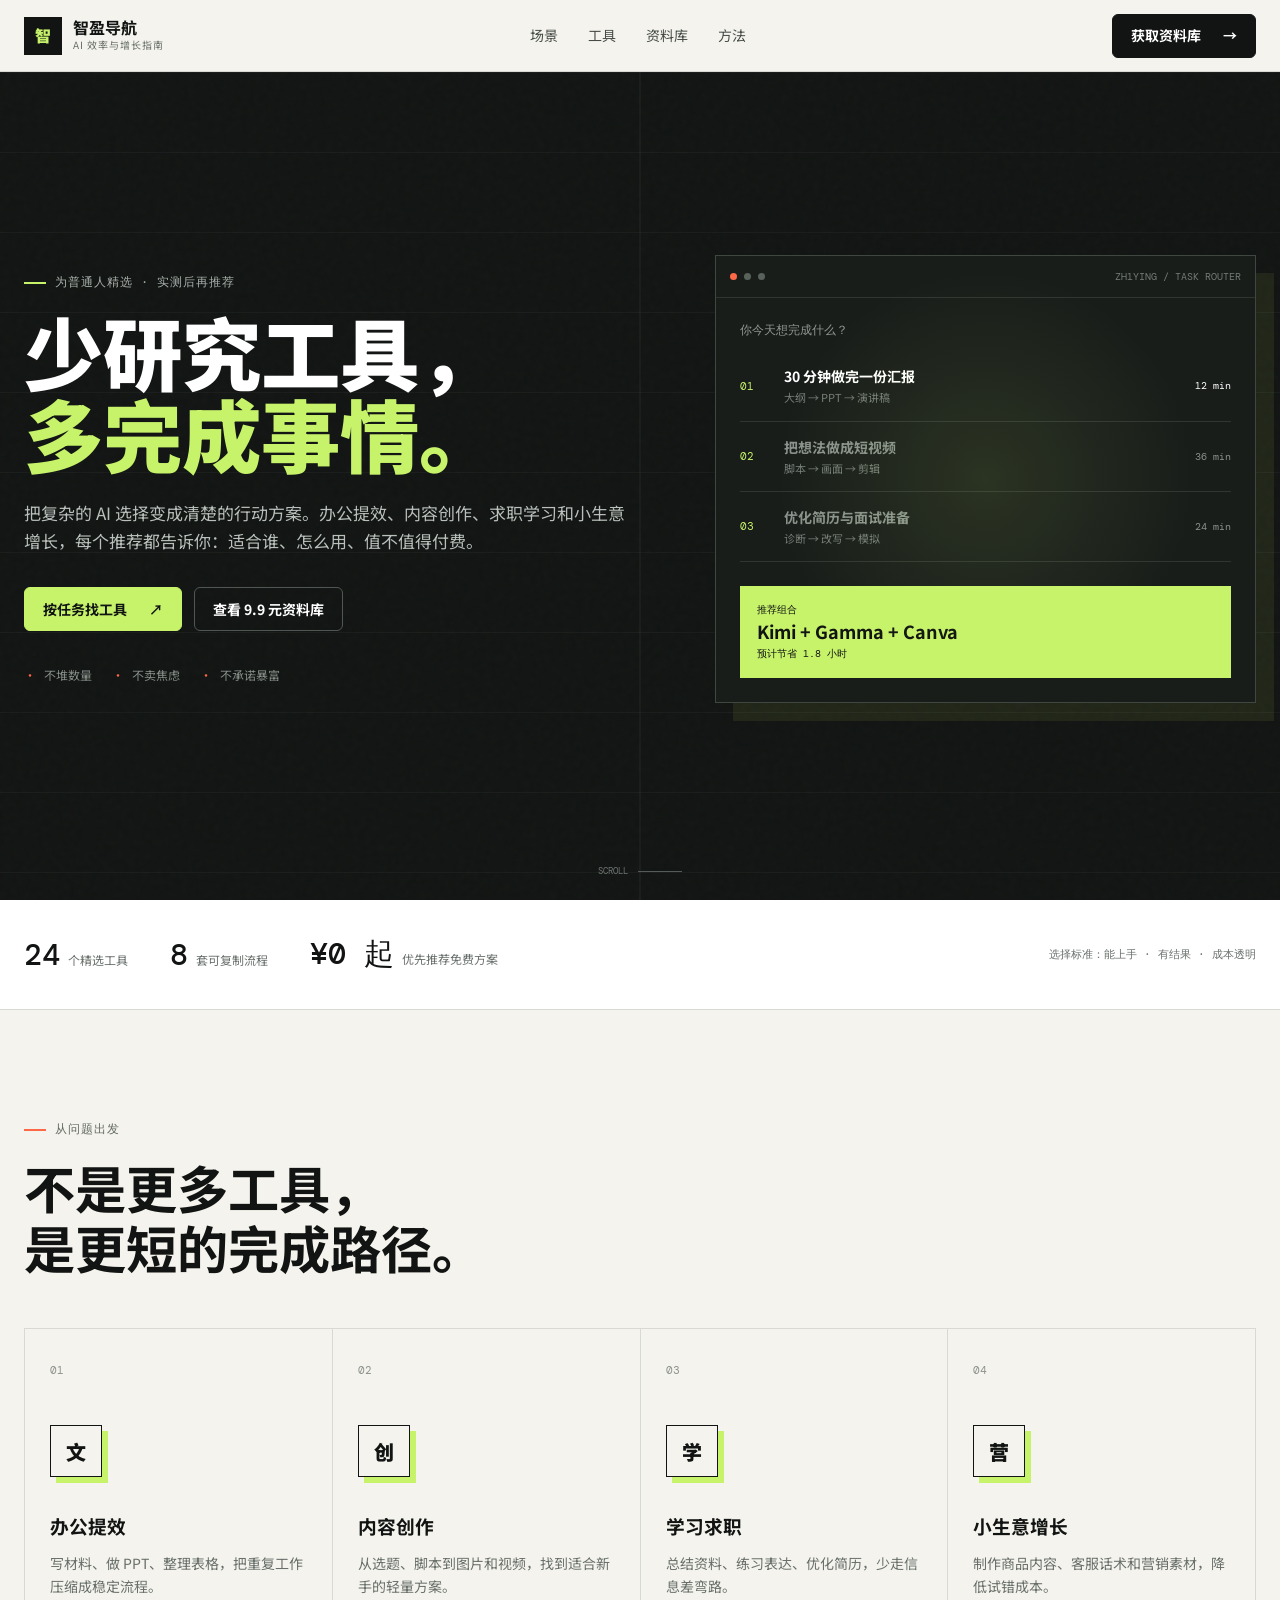
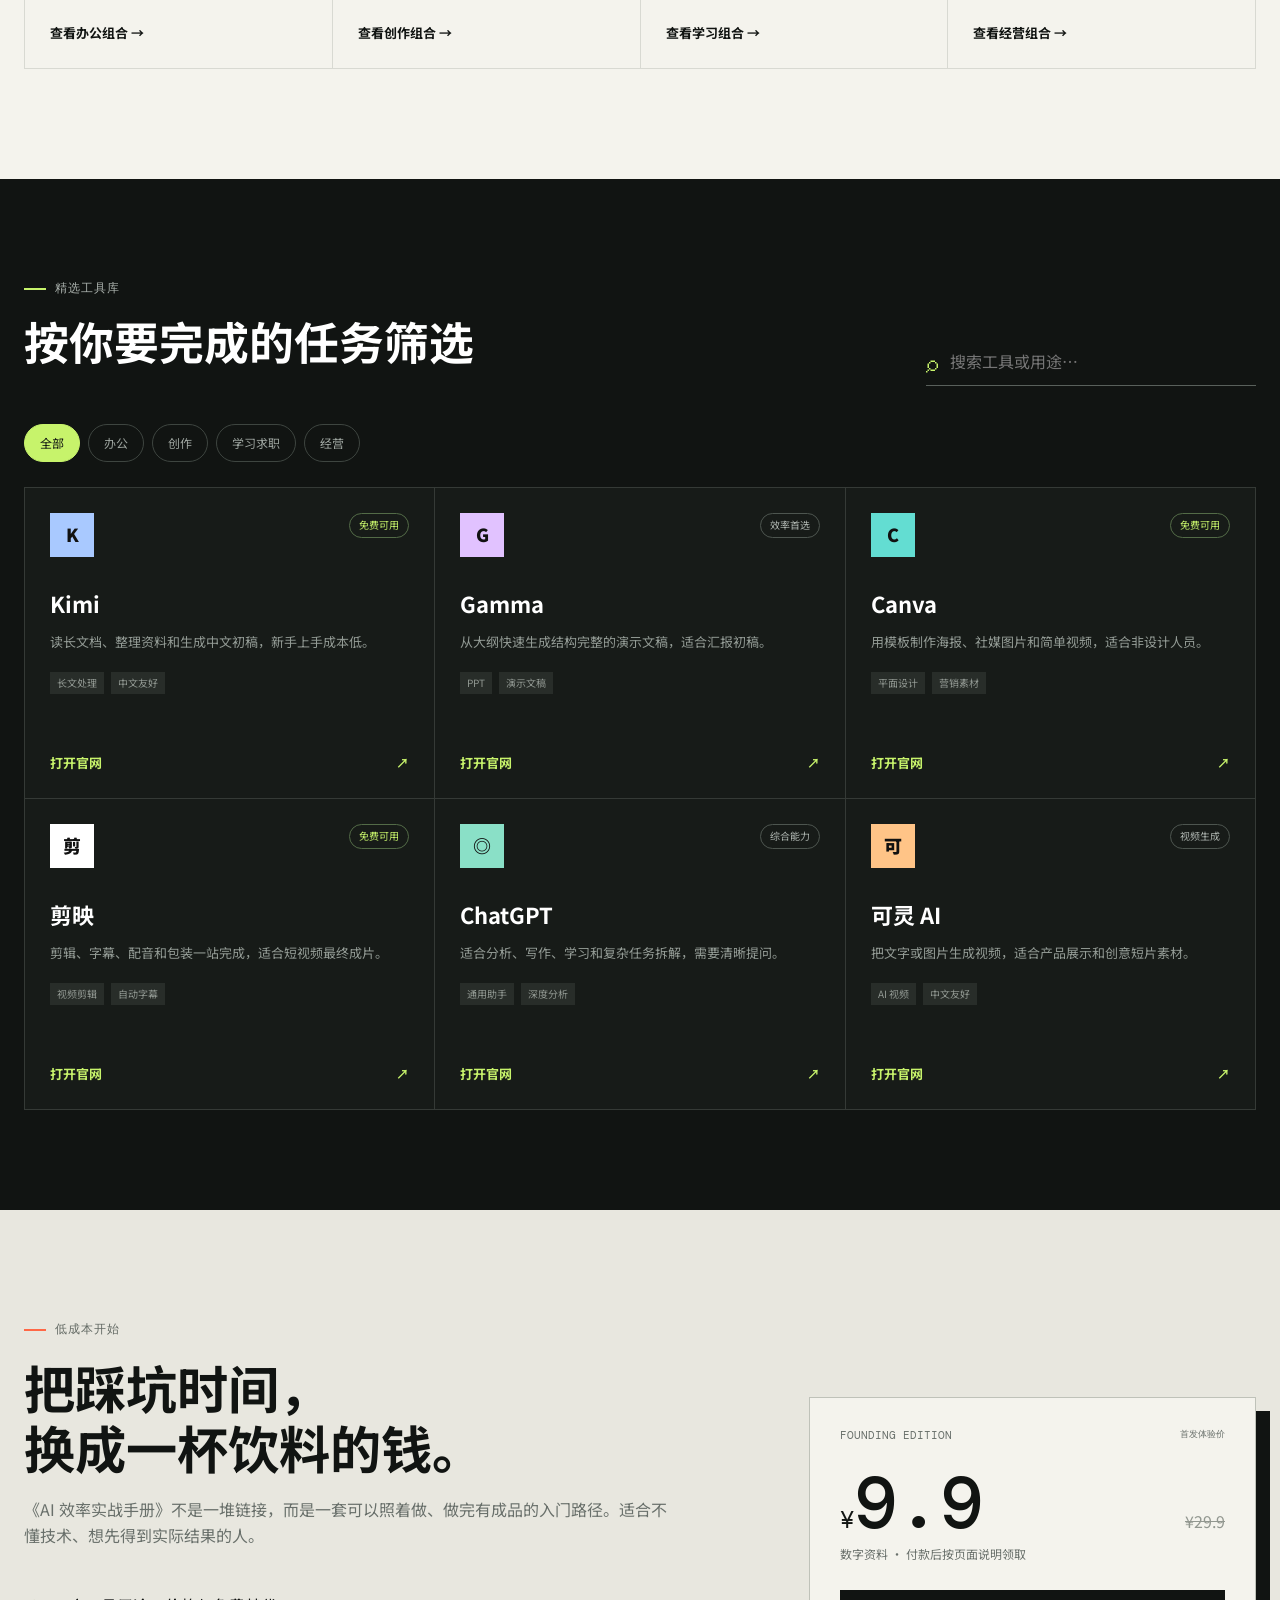
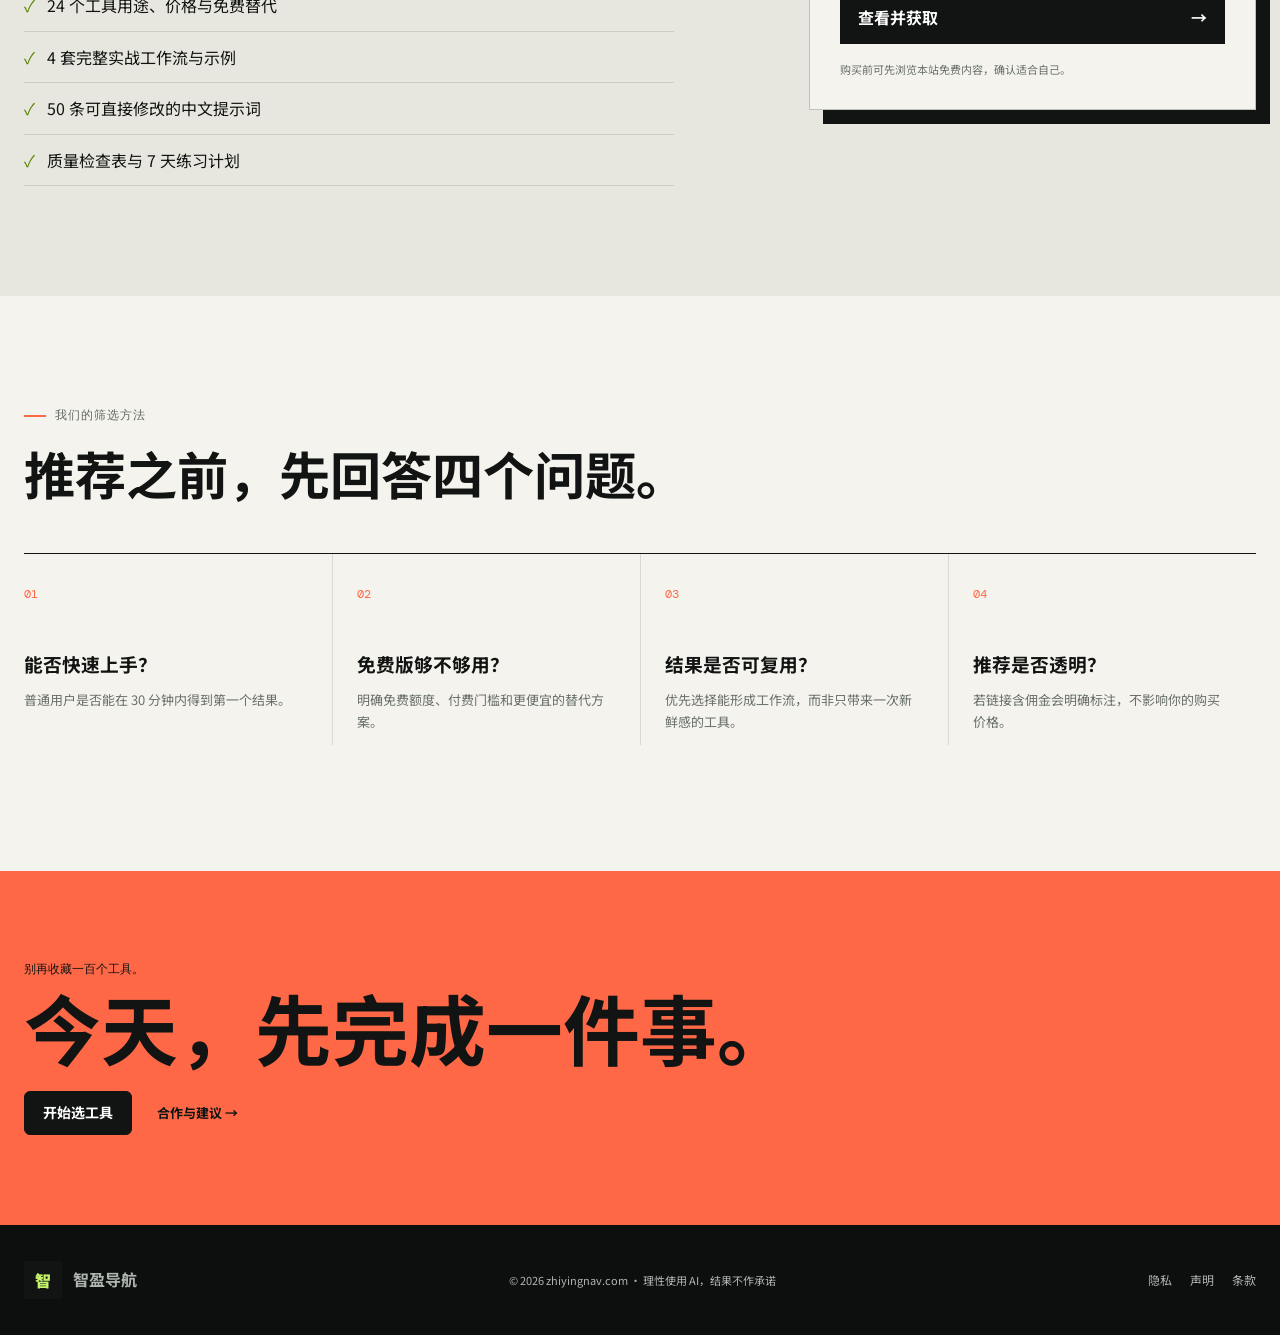
<file: index.html>
<!doctype html>
<html lang="zh-CN">
<head>
  <meta charset="utf-8">
  <meta name="viewport" content="width=device-width, initial-scale=1">
  <title>智盈导航 | 把 AI 变成真正的生产力</title>
  <meta name="description" content="为普通人筛选真正好用的 AI 与办公工具，提供实测推荐、可复制工作流和低成本数字资料。">
  <meta name="theme-color" content="#111412">
  <link rel="canonical" href="https://zhiyingnav.com/">
  <link rel="icon" href="./favicon.svg" type="image/svg+xml">
  <link rel="stylesheet" href="./home.css">
  <link rel="stylesheet" href="./mobile-fixes.css">
</head>
<body>
  <header class="site-header">
    <a class="brand" href="#top" aria-label="智盈导航首页"><span class="brand-mark">智</span><span><strong>智盈导航</strong><small>AI 效率与增长指南</small></span></a>
    <nav class="nav-links" aria-label="主导航"><a href="#solutions">场景</a><a href="#tools">工具</a><a href="#product">资料库</a><a href="#method">方法</a></nav>
    <a class="header-action" href="./checkout.html">获取资料库 <span>→</span></a>
  </header>

  <main id="top">
    <section class="hero">
      <div class="hero-noise"></div>
      <div class="hero-copy reveal">
        <p class="eyebrow"><span></span>为普通人精选 · 实测后再推荐</p>
        <h1>少研究工具，<br><em>多完成事情。</em></h1>
        <p class="hero-text">把复杂的 AI 选择变成清楚的行动方案。办公提效、内容创作、求职学习和小生意增长，每个推荐都告诉你：适合谁、怎么用、值不值得付费。</p>
        <div class="hero-actions"><a class="button primary" href="#tools">按任务找工具 <span>↗</span></a><a class="button ghost" href="#product">查看 9.9 元资料库</a></div>
        <div class="trust-line"><span>不堆数量</span><span>不卖焦虑</span><span>不承诺暴富</span></div>
      </div>
      <div class="hero-console reveal" aria-label="AI 工具选择器预览">
        <div class="console-bar"><span></span><span></span><span></span><small>ZH1YING / TASK ROUTER</small></div>
        <div class="console-body">
          <p class="console-label">你今天想完成什么？</p>
          <div class="task active"><b>01</b><span><strong>30 分钟做完一份汇报</strong><small>大纲 → PPT → 演讲稿</small></span><i>12 min</i></div>
          <div class="task"><b>02</b><span><strong>把想法做成短视频</strong><small>脚本 → 画面 → 剪辑</small></span><i>36 min</i></div>
          <div class="task"><b>03</b><span><strong>优化简历与面试准备</strong><small>诊断 → 改写 → 模拟</small></span><i>24 min</i></div>
          <div class="route"><span>推荐组合</span><strong>Kimi + Gamma + Canva</strong><small>预计节省 1.8 小时</small></div>
        </div>
      </div>
      <div class="scroll-cue">SCROLL <span></span></div>
    </section>

    <section class="signal-strip" aria-label="网站数据"><div><strong data-count="24">0</strong><span>个精选工具</span></div><div><strong data-count="8">0</strong><span>套可复制流程</span></div><div><strong>¥0 起</strong><span>优先推荐免费方案</span></div><p>选择标准：能上手 · 有结果 · 成本透明</p></section>

    <section class="solutions" id="solutions">
      <div class="section-heading reveal"><p class="eyebrow"><span></span>从问题出发</p><h2>不是更多工具，<br>是更短的完成路径。</h2></div>
      <div class="solution-grid">
        <article class="solution-card reveal"><span class="index">01</span><div class="solution-icon">文</div><h3>办公提效</h3><p>写材料、做 PPT、整理表格，把重复工作压缩成稳定流程。</p><a href="#tools" data-set-filter="office">查看办公组合 →</a></article>
        <article class="solution-card reveal"><span class="index">02</span><div class="solution-icon">创</div><h3>内容创作</h3><p>从选题、脚本到图片和视频，找到适合新手的轻量方案。</p><a href="#tools" data-set-filter="content">查看创作组合 →</a></article>
        <article class="solution-card reveal"><span class="index">03</span><div class="solution-icon">学</div><h3>学习求职</h3><p>总结资料、练习表达、优化简历，少走信息差弯路。</p><a href="#tools" data-set-filter="study">查看学习组合 →</a></article>
        <article class="solution-card reveal"><span class="index">04</span><div class="solution-icon">营</div><h3>小生意增长</h3><p>制作商品内容、客服话术和营销素材，降低试错成本。</p><a href="#tools" data-set-filter="business">查看经营组合 →</a></article>
      </div>
    </section>

    <section class="finder" id="tools">
      <div class="finder-head reveal"><div><p class="eyebrow light"><span></span>精选工具库</p><h2>按你要完成的任务筛选</h2></div><label class="search-box"><span>⌕</span><input id="toolSearch" type="search" placeholder="搜索工具或用途…" aria-label="搜索工具"></label></div>
      <div class="chips reveal" aria-label="工具分类"><button class="chip active" data-filter="all">全部</button><button class="chip" data-filter="office">办公</button><button class="chip" data-filter="content">创作</button><button class="chip" data-filter="study">学习求职</button><button class="chip" data-filter="business">经营</button></div>
      <div class="tool-grid" id="toolGrid">
        <article class="tool-card reveal" data-category="office study" data-keywords="kimi 长文 总结 文档 写作"><div class="tool-top"><span class="tool-logo kimi">K</span><span class="tag free">免费可用</span></div><h3>Kimi</h3><p>读长文档、整理资料和生成中文初稿，新手上手成本低。</p><div class="tool-meta"><span>长文处理</span><span>中文友好</span></div><a href="https://www.kimi.com/" target="_blank" rel="noreferrer">打开官网 <span>↗</span></a></article>
        <article class="tool-card reveal" data-category="office business" data-keywords="gamma ppt 演示 汇报"><div class="tool-top"><span class="tool-logo gamma">G</span><span class="tag">效率首选</span></div><h3>Gamma</h3><p>从大纲快速生成结构完整的演示文稿，适合汇报初稿。</p><div class="tool-meta"><span>PPT</span><span>演示文稿</span></div><a href="https://gamma.app/" target="_blank" rel="noreferrer">打开官网 <span>↗</span></a></article>
        <article class="tool-card reveal" data-category="content business" data-keywords="canva 图片 海报 设计 营销"><div class="tool-top"><span class="tool-logo canva">C</span><span class="tag free">免费可用</span></div><h3>Canva</h3><p>用模板制作海报、社媒图片和简单视频，适合非设计人员。</p><div class="tool-meta"><span>平面设计</span><span>营销素材</span></div><a href="https://www.canva.cn/" target="_blank" rel="noreferrer">打开官网 <span>↗</span></a></article>
        <article class="tool-card reveal" data-category="content business" data-keywords="剪映 视频 字幕 剪辑 口播"><div class="tool-top"><span class="tool-logo capcut">剪</span><span class="tag free">免费可用</span></div><h3>剪映</h3><p>剪辑、字幕、配音和包装一站完成，适合短视频最终成片。</p><div class="tool-meta"><span>视频剪辑</span><span>自动字幕</span></div><a href="https://www.capcut.cn/" target="_blank" rel="noreferrer">打开官网 <span>↗</span></a></article>
        <article class="tool-card reveal" data-category="office study content" data-keywords="chatgpt 写作 分析 编程 学习"><div class="tool-top"><span class="tool-logo chatgpt">◎</span><span class="tag">综合能力</span></div><h3>ChatGPT</h3><p>适合分析、写作、学习和复杂任务拆解，需要清晰提问。</p><div class="tool-meta"><span>通用助手</span><span>深度分析</span></div><a href="https://chatgpt.com/" target="_blank" rel="noreferrer">打开官网 <span>↗</span></a></article>
        <article class="tool-card reveal" data-category="content business" data-keywords="可灵 视频 图生视频 营销"><div class="tool-top"><span class="tool-logo kling">可</span><span class="tag">视频生成</span></div><h3>可灵 AI</h3><p>把文字或图片生成视频，适合产品展示和创意短片素材。</p><div class="tool-meta"><span>AI 视频</span><span>中文友好</span></div><a href="https://klingai.kuaishou.com/" target="_blank" rel="noreferrer">打开官网 <span>↗</span></a></article>
      </div>
      <p id="emptyState" class="empty-state" hidden>没有匹配结果，试试“写作”“视频”或切换分类。</p>
    </section>

    <section class="product" id="product">
      <div class="product-copy reveal"><p class="eyebrow"><span></span>低成本开始</p><h2>把踩坑时间，<br>换成一杯饮料的钱。</h2><p>《AI 效率实战手册》不是一堆链接，而是一套可以照着做、做完有成品的入门路径。适合不懂技术、想先得到实际结果的人。</p><ul><li><span>✓</span>24 个工具用途、价格与免费替代</li><li><span>✓</span>4 套完整实战工作流与示例</li><li><span>✓</span>50 条可直接修改的中文提示词</li><li><span>✓</span>质量检查表与 7 天练习计划</li></ul></div>
      <div class="price-panel reveal"><div class="price-head"><span>FOUNDING EDITION</span><small>首发体验价</small></div><div class="price"><sup>¥</sup><strong>9.9</strong><del>¥29.9</del></div><p>数字资料 · 付款后按页面说明领取</p><a class="buy-button" href="./checkout.html">查看并获取 <span>→</span></a><small class="honest-note">购买前可先浏览本站免费内容，确认适合自己。</small></div>
    </section>

    <section class="method" id="method"><div class="section-heading reveal"><p class="eyebrow"><span></span>我们的筛选方法</p><h2>推荐之前，先回答四个问题。</h2></div><ol class="method-list"><li class="reveal"><span>01</span><h3>能否快速上手？</h3><p>普通用户是否能在 30 分钟内得到第一个结果。</p></li><li class="reveal"><span>02</span><h3>免费版够不够用？</h3><p>明确免费额度、付费门槛和更便宜的替代方案。</p></li><li class="reveal"><span>03</span><h3>结果是否可复用？</h3><p>优先选择能形成工作流，而非只带来一次新鲜感的工具。</p></li><li class="reveal"><span>04</span><h3>推荐是否透明？</h3><p>若链接含佣金会明确标注，不影响你的购买价格。</p></li></ol></section>

    <section class="final-cta reveal"><p>别再收藏一百个工具。</p><h2>今天，先完成一件事。</h2><div><a class="button primary" href="#tools">开始选工具</a><a href="mailto:hello@zhiyingnav.com">合作与建议 →</a></div></section>
  </main>
  <footer class="site-footer"><a class="brand" href="#top"><span class="brand-mark">智</span><strong>智盈导航</strong></a><p>© 2026 zhiyingnav.com · 理性使用 AI，结果不作承诺</p><nav><a href="./privacy.html">隐私</a><a href="./disclaimer.html">声明</a><a href="./terms.html">条款</a></nav></footer>
  <script src="./home.js"></script>
</body>
</html>
</file>
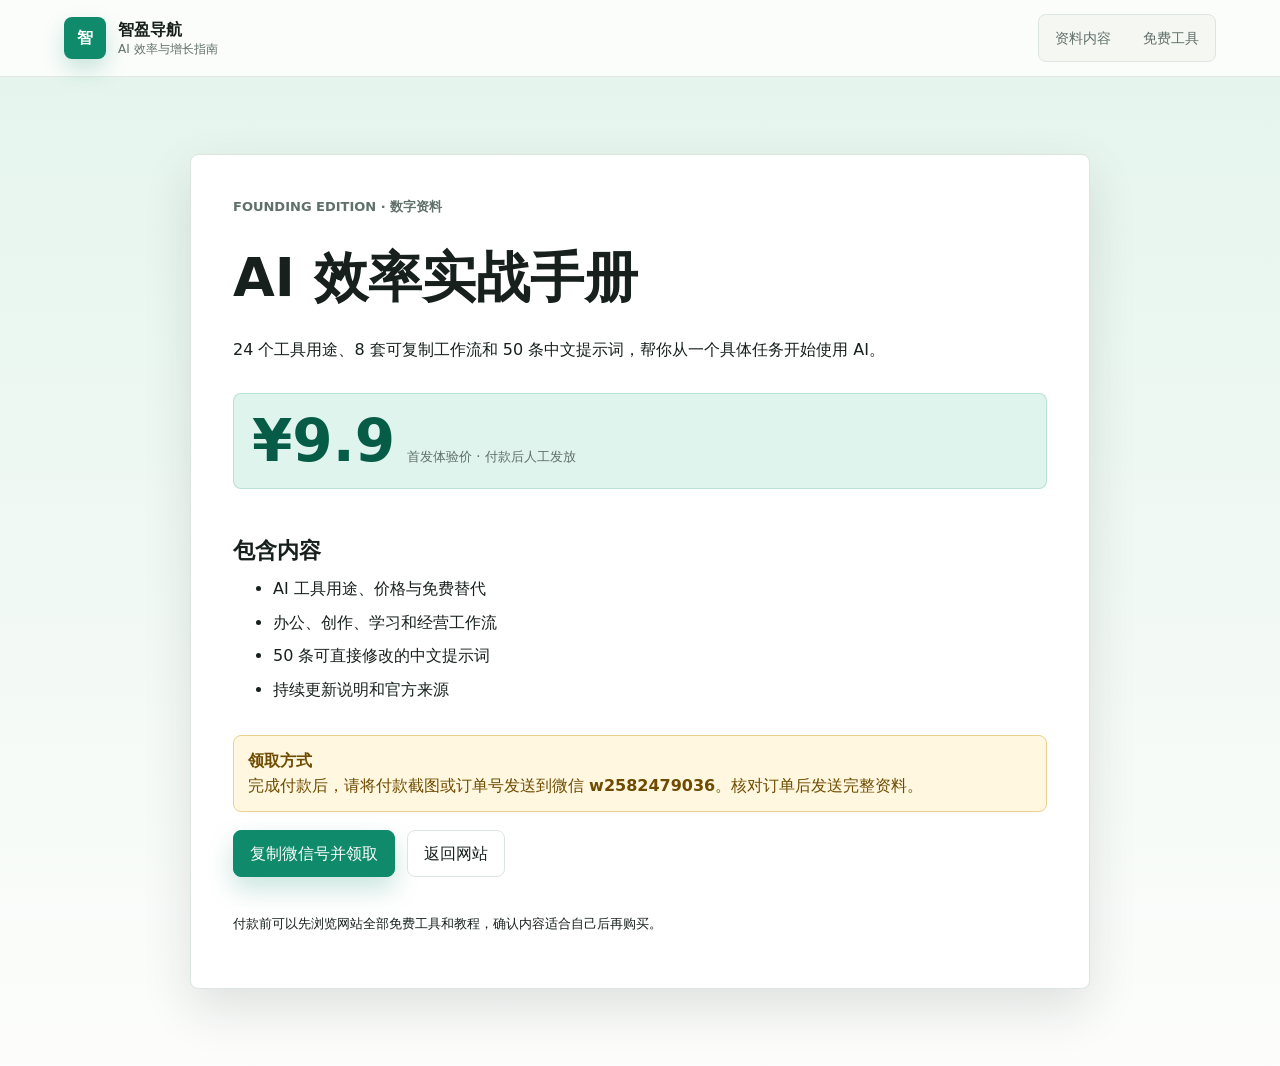
<file: checkout.html>
<!doctype html>
<html lang="zh-CN">
<head>
  <meta charset="utf-8">
  <meta name="viewport" content="width=device-width, initial-scale=1">
  <title>获取 AI 效率资料库 | 智盈导航</title>
  <meta name="robots" content="noindex, nofollow">
  <link rel="icon" href="./favicon.svg" type="image/svg+xml">
  <link rel="stylesheet" href="./styles.css">
</head>
<body>
  <header class="topbar simple-topbar"><a class="brand" href="./index.html" aria-label="返回首页"><span class="brand-mark">智</span><span><strong>智盈导航</strong><small>AI 效率与增长指南</small></span></a><nav class="nav" aria-label="购买页导航"><a href="./index.html#product">资料内容</a><a href="./index.html#tools">免费工具</a></nav></header>
  <main class="legal-page checkout-page"><article class="legal-card checkout-card">
    <p class="eyebrow">FOUNDING EDITION · 数字资料</p>
    <h1>AI 效率实战手册</h1>
    <p class="detail-summary">24 个工具用途、8 套可复制工作流和 50 条中文提示词，帮你从一个具体任务开始使用 AI。</p>
    <div class="checkout-price"><span>¥9.9</span><small>首发体验价 · 付款后人工发放</small></div>
    <div class="checkout-included"><h2>包含内容</h2><ul><li>AI 工具用途、价格与免费替代</li><li>办公、创作、学习和经营工作流</li><li>50 条可直接修改的中文提示词</li><li>持续更新说明和官方来源</li></ul></div>
    <div class="detail-warning"><strong>领取方式</strong><br>完成付款后，请将付款截图或订单号发送到微信 <strong>w2582479036</strong>。核对订单后发送完整资料。</div>
    <div class="checkout-actions"><button class="primary-action" type="button" data-copy-wechat>复制微信号并领取</button><a class="secondary-action" href="./index.html">返回网站</a></div>
    <p id="copyNotice" class="detail-summary" hidden style="margin-top:14px;font-size:.86rem">微信号：w2582479036。请打开微信搜索该微信号，发送付款截图或订单号。</p>
    <p class="detail-summary" style="margin-top:18px;font-size:.82rem">付款前可以先浏览网站全部免费工具和教程，确认内容适合自己后再购买。</p>
  </article></main>
  <script>
    const copyButton = document.querySelector('[data-copy-wechat]');
    const copyNotice = document.querySelector('#copyNotice');
    copyButton?.addEventListener('click', async () => {
      try { await navigator.clipboard.writeText('w2582479036'); } catch {}
      copyNotice.hidden = false;
      copyButton.textContent = '微信号已复制';
    });
  </script>
</body>
</html>
</file>
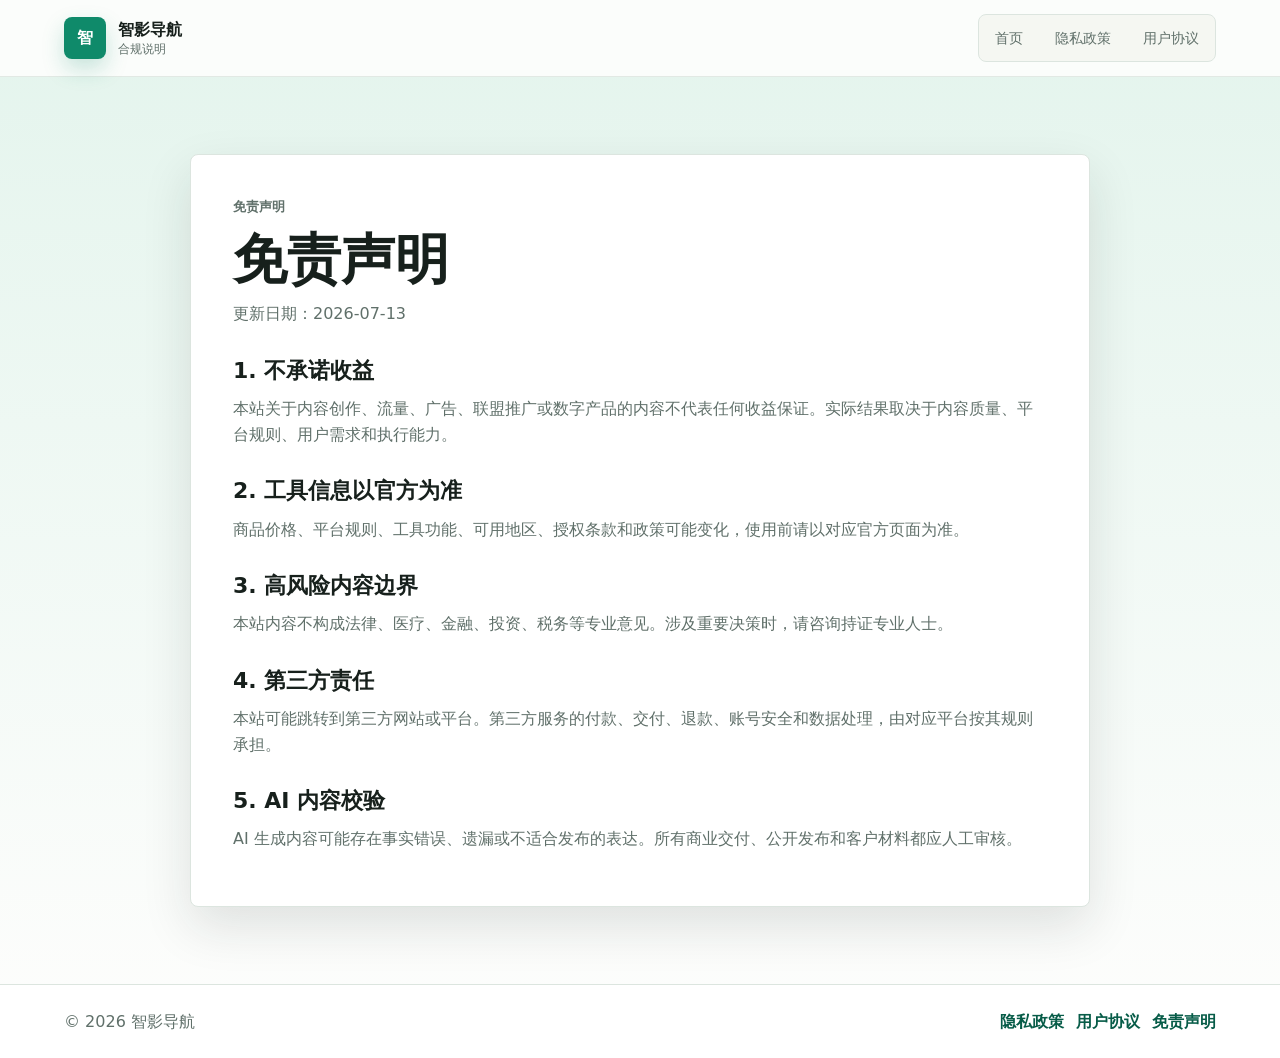
<file: disclaimer.html>
<!doctype html>
<html lang="zh-CN">
  <head>
    <meta charset="utf-8" />
    <meta name="viewport" content="width=device-width, initial-scale=1" />
    <title>免责声明 | 智影导航</title>
    <meta name="description" content="智影导航免责声明，说明 AI 工具推荐、生成内容、第三方链接和专业建议的责任边界。" />
    <link rel="canonical" href="https://zhiyingnav.com/disclaimer.html" />
    <link rel="icon" href="./favicon.svg" type="image/svg+xml" />
    <link rel="stylesheet" href="./styles.css" />
  </head>
  <body>
    <header class="topbar simple-topbar">
      <a class="brand" href="./index.html" aria-label="返回智影导航首页"><span class="brand-mark">智</span><span><strong>智影导航</strong><small>合规说明</small></span></a>
      <nav class="nav" aria-label="合规页面导航"><a href="./index.html">首页</a><a href="./privacy.html">隐私政策</a><a href="./terms.html">用户协议</a></nav>
    </header>
    <main class="legal-page">
      <article class="legal-card">
        <p class="eyebrow">免责声明</p>
        <h1>免责声明</h1>
        <p>更新日期：2026-07-13</p>
        <h2>1. 不承诺收益</h2>
        <p>本站关于内容创作、流量、广告、联盟推广或数字产品的内容不代表任何收益保证。实际结果取决于内容质量、平台规则、用户需求和执行能力。</p>
        <h2>2. 工具信息以官方为准</h2>
        <p>商品价格、平台规则、工具功能、可用地区、授权条款和政策可能变化，使用前请以对应官方页面为准。</p>
        <h2>3. 高风险内容边界</h2>
        <p>本站内容不构成法律、医疗、金融、投资、税务等专业意见。涉及重要决策时，请咨询持证专业人士。</p>
        <h2>4. 第三方责任</h2>
        <p>本站可能跳转到第三方网站或平台。第三方服务的付款、交付、退款、账号安全和数据处理，由对应平台按其规则承担。</p>
        <h2>5. AI 内容校验</h2>
        <p>AI 生成内容可能存在事实错误、遗漏或不适合发布的表达。所有商业交付、公开发布和客户材料都应人工审核。</p>
      </article>
    </main>
    <footer class="footer"><span>© 2026 智影导航</span><span class="footer-links"><a href="./privacy.html">隐私政策</a><a href="./terms.html">用户协议</a><a href="./disclaimer.html">免责声明</a></span></footer>
  </body>
</html>
</file>
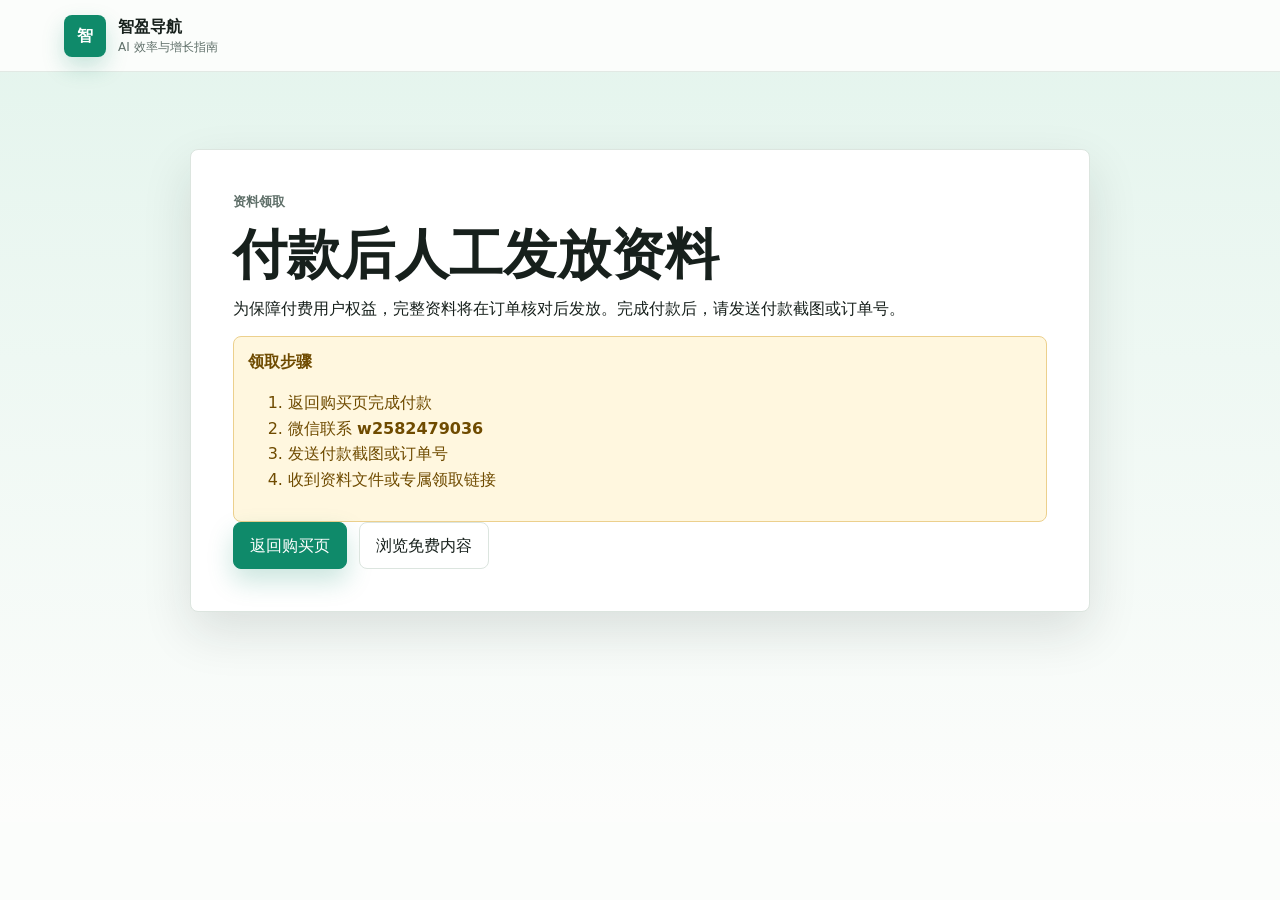
<file: lead.html>
<!doctype html>
<html lang="zh-CN">
<head>
  <meta charset="utf-8">
  <meta name="viewport" content="width=device-width, initial-scale=1">
  <title>资料领取说明 | 智盈导航</title>
  <meta name="robots" content="noindex, nofollow">
  <link rel="icon" href="./favicon.svg" type="image/svg+xml">
  <link rel="stylesheet" href="./styles.css">
</head>
<body>
  <header class="topbar simple-topbar"><a class="brand" href="./index.html" aria-label="返回首页"><span class="brand-mark">智</span><span><strong>智盈导航</strong><small>AI 效率与增长指南</small></span></a></header>
  <main class="legal-page"><article class="legal-card">
    <p class="eyebrow">资料领取</p>
    <h1>付款后人工发放资料</h1>
    <p class="detail-summary">为保障付费用户权益，完整资料将在订单核对后发放。完成付款后，请发送付款截图或订单号。</p>
    <div class="detail-warning"><strong>领取步骤</strong><ol><li>返回购买页完成付款</li><li>微信联系 <strong>w2582479036</strong></li><li>发送付款截图或订单号</li><li>收到资料文件或专属领取链接</li></ol></div>
    <div class="checkout-actions"><a class="primary-action" href="./checkout.html">返回购买页</a><a class="secondary-action" href="./index.html">浏览免费内容</a></div>
  </article></main>
</body>
</html>
</file>
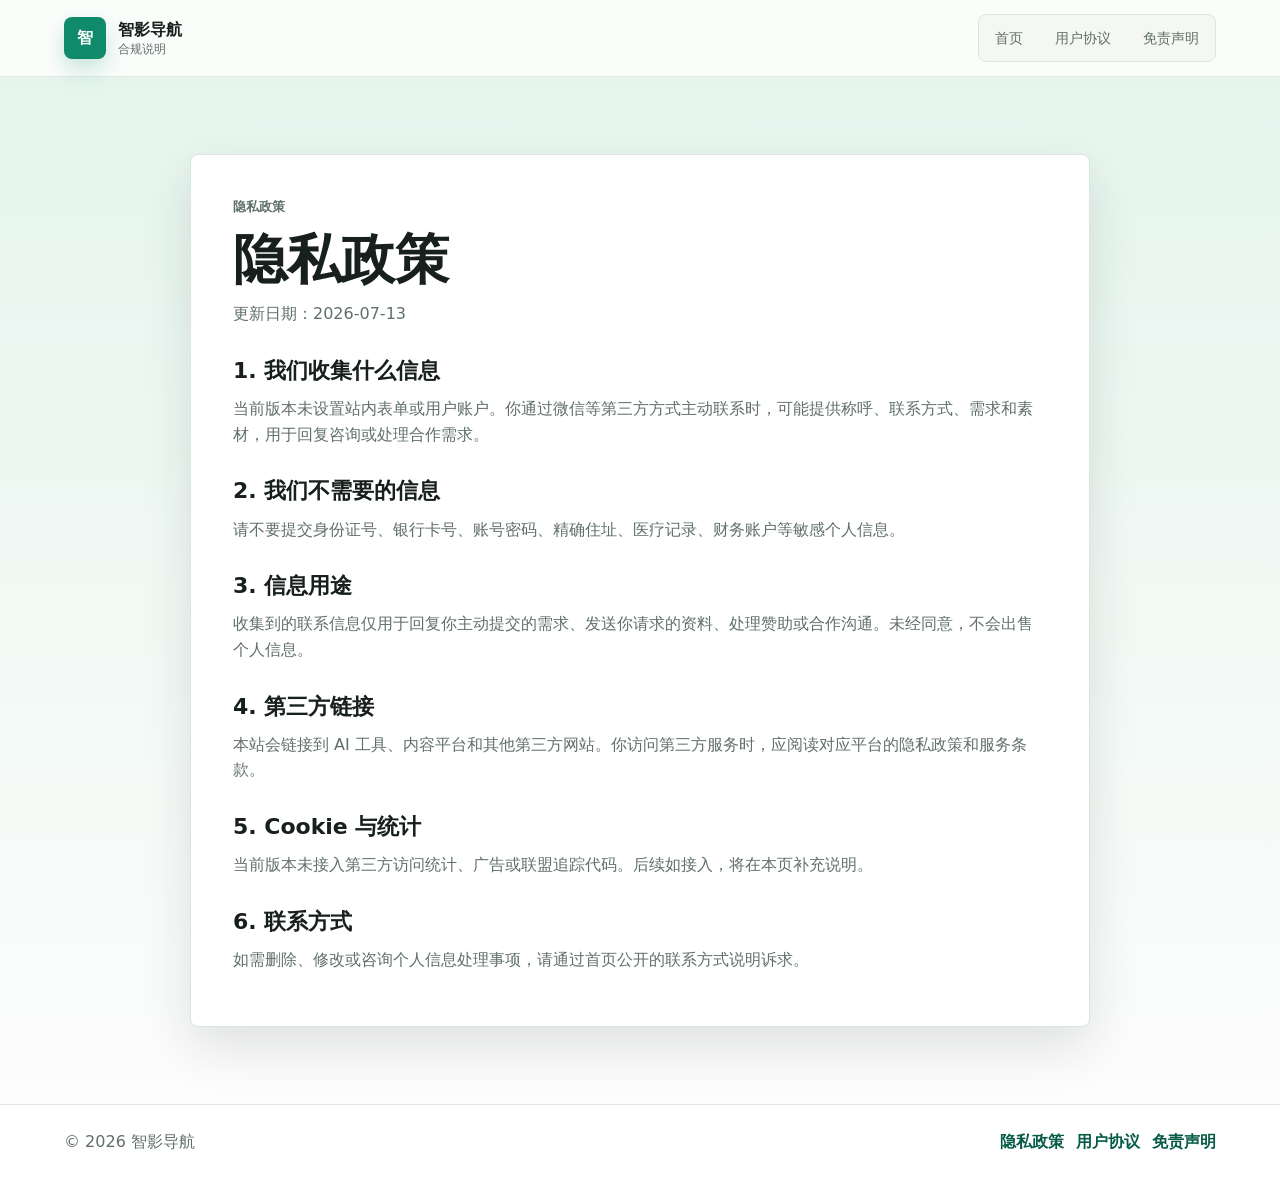
<file: privacy.html>
<!doctype html>
<html lang="zh-CN">
  <head>
    <meta charset="utf-8" />
    <meta name="viewport" content="width=device-width, initial-scale=1" />
    <title>隐私政策 | 智影导航</title>
    <meta name="description" content="智影导航隐私政策，说明本站如何处理联系信息、浏览数据和第三方链接。" />
    <link rel="canonical" href="https://zhiyingnav.com/privacy.html" />
    <link rel="icon" href="./favicon.svg" type="image/svg+xml" />
    <link rel="stylesheet" href="./styles.css" />
  </head>
  <body>
    <header class="topbar simple-topbar">
      <a class="brand" href="./index.html" aria-label="返回智影导航首页"><span class="brand-mark">智</span><span><strong>智影导航</strong><small>合规说明</small></span></a>
      <nav class="nav" aria-label="合规页面导航"><a href="./index.html">首页</a><a href="./terms.html">用户协议</a><a href="./disclaimer.html">免责声明</a></nav>
    </header>
    <main class="legal-page">
      <article class="legal-card">
        <p class="eyebrow">隐私政策</p>
        <h1>隐私政策</h1>
        <p>更新日期：2026-07-13</p>
        <h2>1. 我们收集什么信息</h2>
        <p>当前版本未设置站内表单或用户账户。你通过微信等第三方方式主动联系时，可能提供称呼、联系方式、需求和素材，用于回复咨询或处理合作需求。</p>
        <h2>2. 我们不需要的信息</h2>
        <p>请不要提交身份证号、银行卡号、账号密码、精确住址、医疗记录、财务账户等敏感个人信息。</p>
        <h2>3. 信息用途</h2>
        <p>收集到的联系信息仅用于回复你主动提交的需求、发送你请求的资料、处理赞助或合作沟通。未经同意，不会出售个人信息。</p>
        <h2>4. 第三方链接</h2>
        <p>本站会链接到 AI 工具、内容平台和其他第三方网站。你访问第三方服务时，应阅读对应平台的隐私政策和服务条款。</p>
        <h2>5. Cookie 与统计</h2>
        <p>当前版本未接入第三方访问统计、广告或联盟追踪代码。后续如接入，将在本页补充说明。</p>
        <h2>6. 联系方式</h2>
        <p>如需删除、修改或咨询个人信息处理事项，请通过首页公开的联系方式说明诉求。</p>
      </article>
    </main>
    <footer class="footer"><span>© 2026 智影导航</span><span class="footer-links"><a href="./privacy.html">隐私政策</a><a href="./terms.html">用户协议</a><a href="./disclaimer.html">免责声明</a></span></footer>
  </body>
</html>
</file>
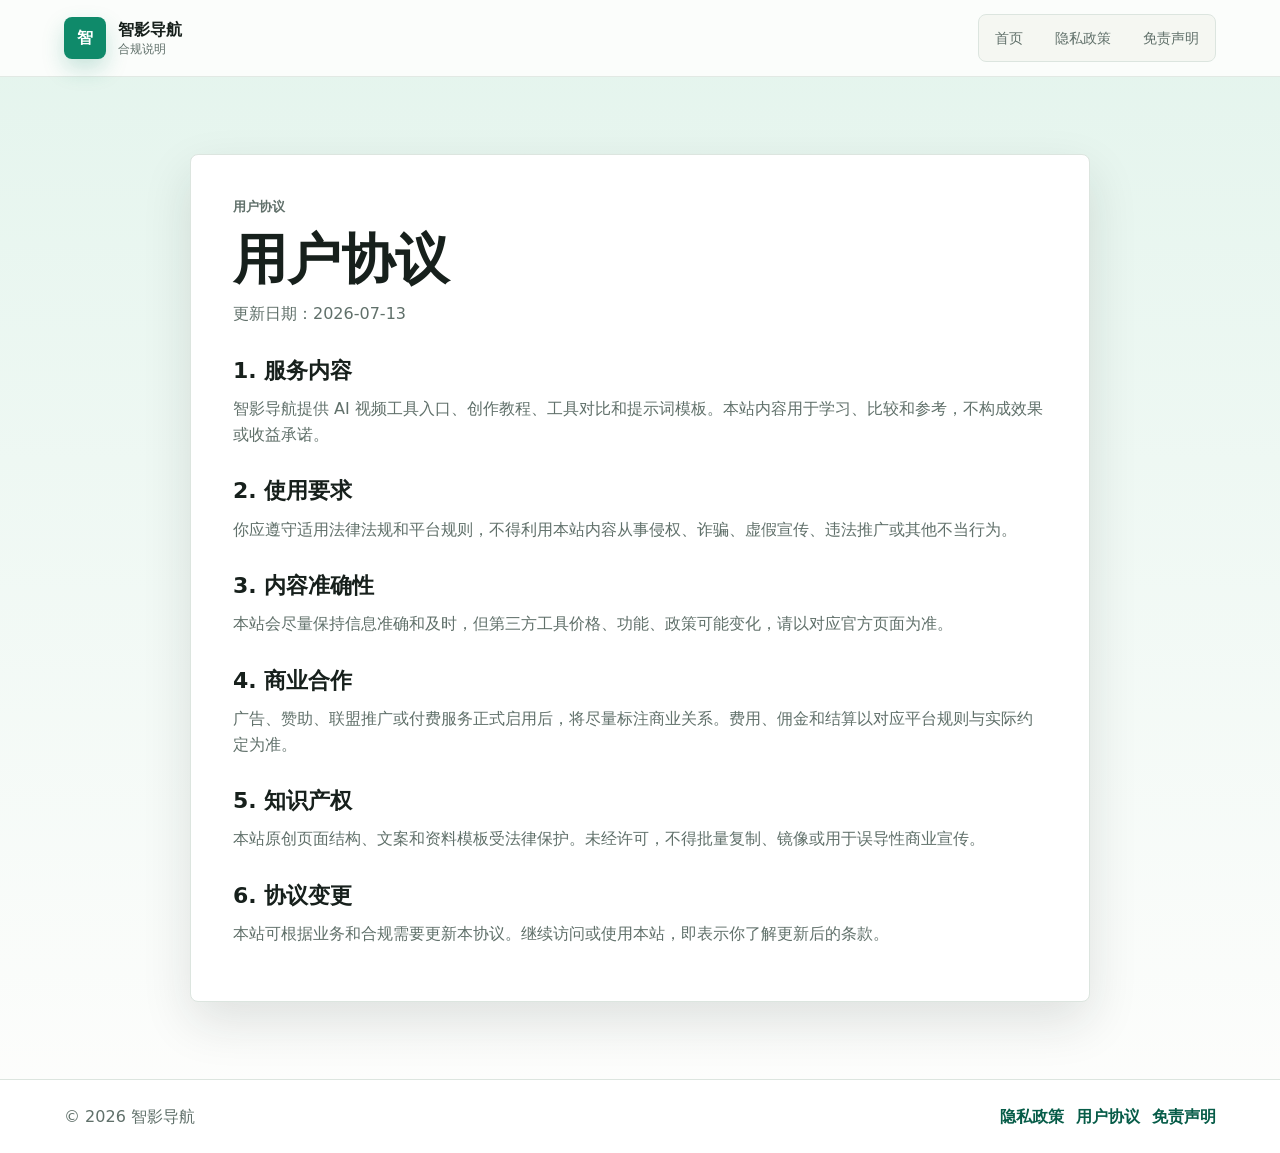
<file: terms.html>
<!doctype html>
<html lang="zh-CN">
  <head>
    <meta charset="utf-8" />
    <meta name="viewport" content="width=device-width, initial-scale=1" />
    <title>用户协议 | 智影导航</title>
    <meta name="description" content="智影导航用户协议，说明本站内容使用、第三方链接和服务边界。" />
    <link rel="canonical" href="https://zhiyingnav.com/terms.html" />
    <link rel="icon" href="./favicon.svg" type="image/svg+xml" />
    <link rel="stylesheet" href="./styles.css" />
  </head>
  <body>
    <header class="topbar simple-topbar">
      <a class="brand" href="./index.html" aria-label="返回智影导航首页"><span class="brand-mark">智</span><span><strong>智影导航</strong><small>合规说明</small></span></a>
      <nav class="nav" aria-label="合规页面导航"><a href="./index.html">首页</a><a href="./privacy.html">隐私政策</a><a href="./disclaimer.html">免责声明</a></nav>
    </header>
    <main class="legal-page">
      <article class="legal-card">
        <p class="eyebrow">用户协议</p>
        <h1>用户协议</h1>
        <p>更新日期：2026-07-13</p>
        <h2>1. 服务内容</h2>
        <p>智影导航提供 AI 视频工具入口、创作教程、工具对比和提示词模板。本站内容用于学习、比较和参考，不构成效果或收益承诺。</p>
        <h2>2. 使用要求</h2>
        <p>你应遵守适用法律法规和平台规则，不得利用本站内容从事侵权、诈骗、虚假宣传、违法推广或其他不当行为。</p>
        <h2>3. 内容准确性</h2>
        <p>本站会尽量保持信息准确和及时，但第三方工具价格、功能、政策可能变化，请以对应官方页面为准。</p>
        <h2>4. 商业合作</h2>
        <p>广告、赞助、联盟推广或付费服务正式启用后，将尽量标注商业关系。费用、佣金和结算以对应平台规则与实际约定为准。</p>
        <h2>5. 知识产权</h2>
        <p>本站原创页面结构、文案和资料模板受法律保护。未经许可，不得批量复制、镜像或用于误导性商业宣传。</p>
        <h2>6. 协议变更</h2>
        <p>本站可根据业务和合规需要更新本协议。继续访问或使用本站，即表示你了解更新后的条款。</p>
      </article>
    </main>
    <footer class="footer"><span>© 2026 智影导航</span><span class="footer-links"><a href="./privacy.html">隐私政策</a><a href="./terms.html">用户协议</a><a href="./disclaimer.html">免责声明</a></span></footer>
  </body>
</html>
</file>
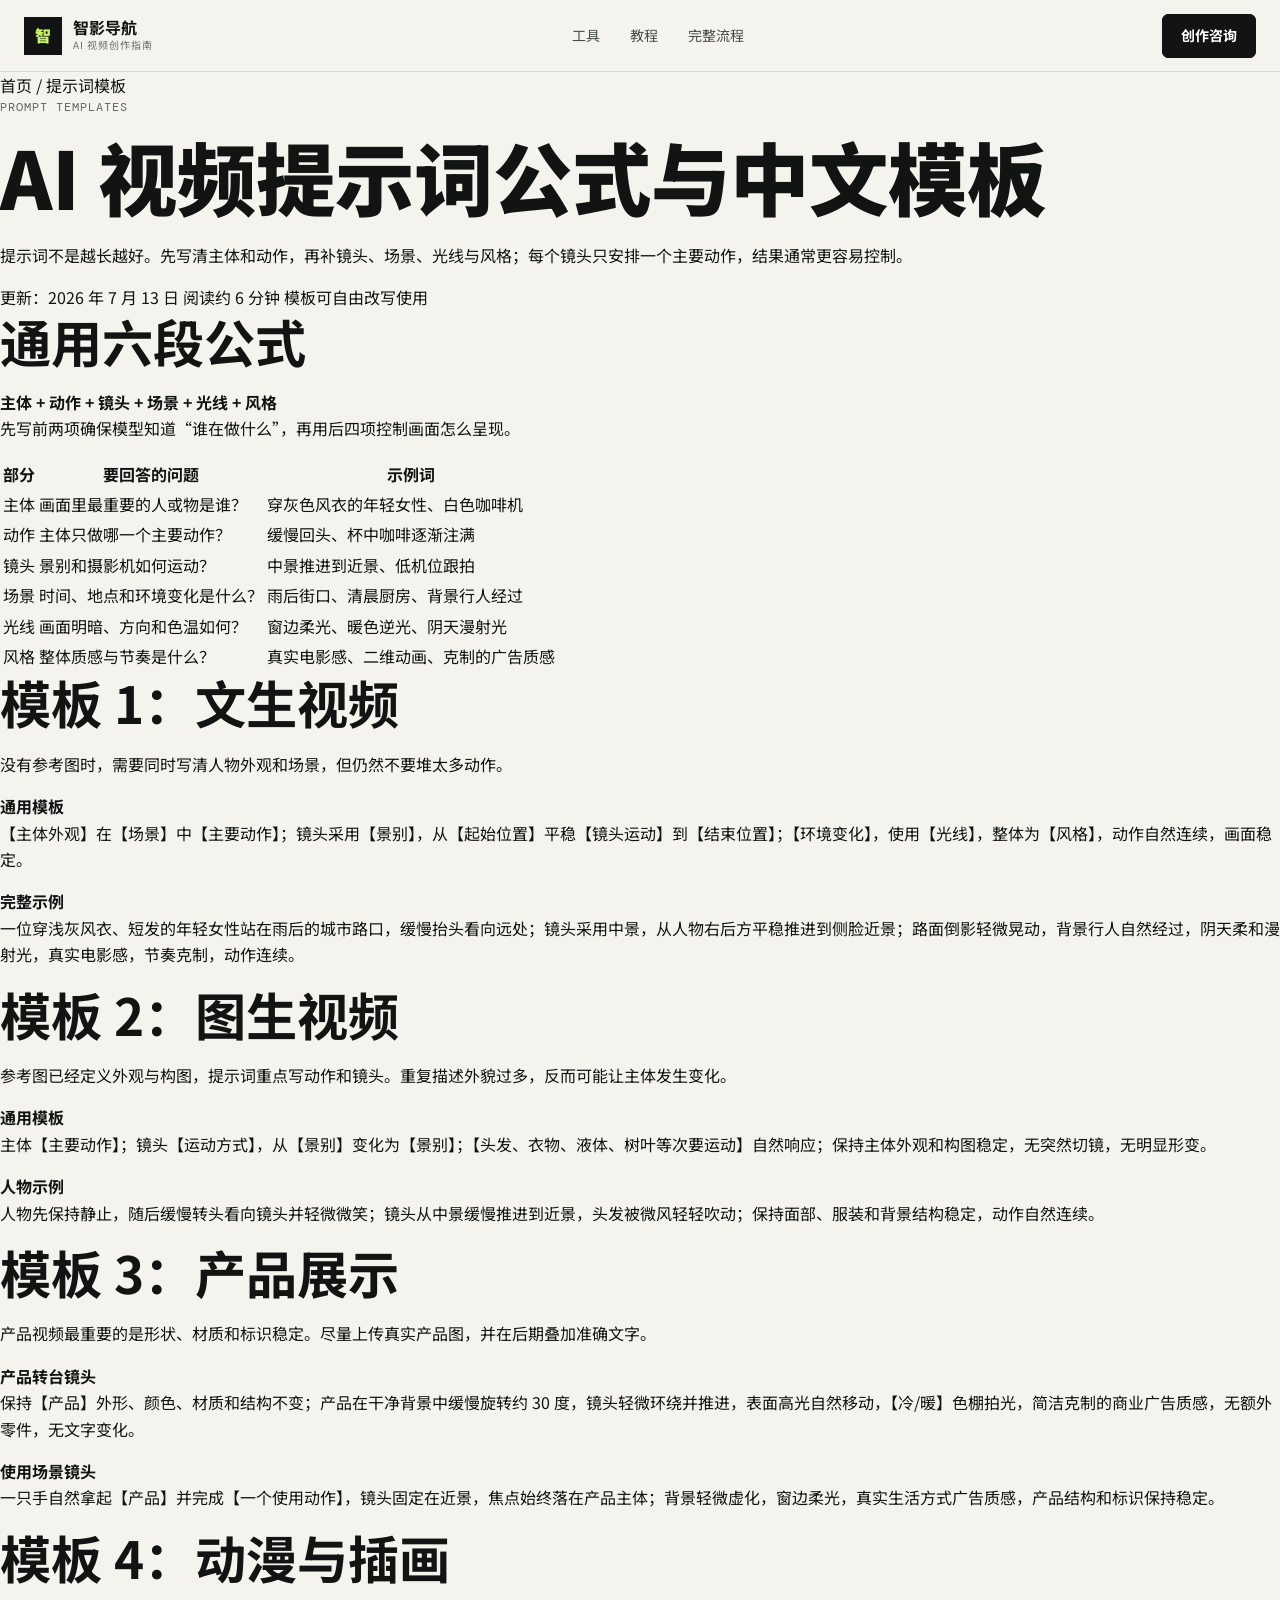
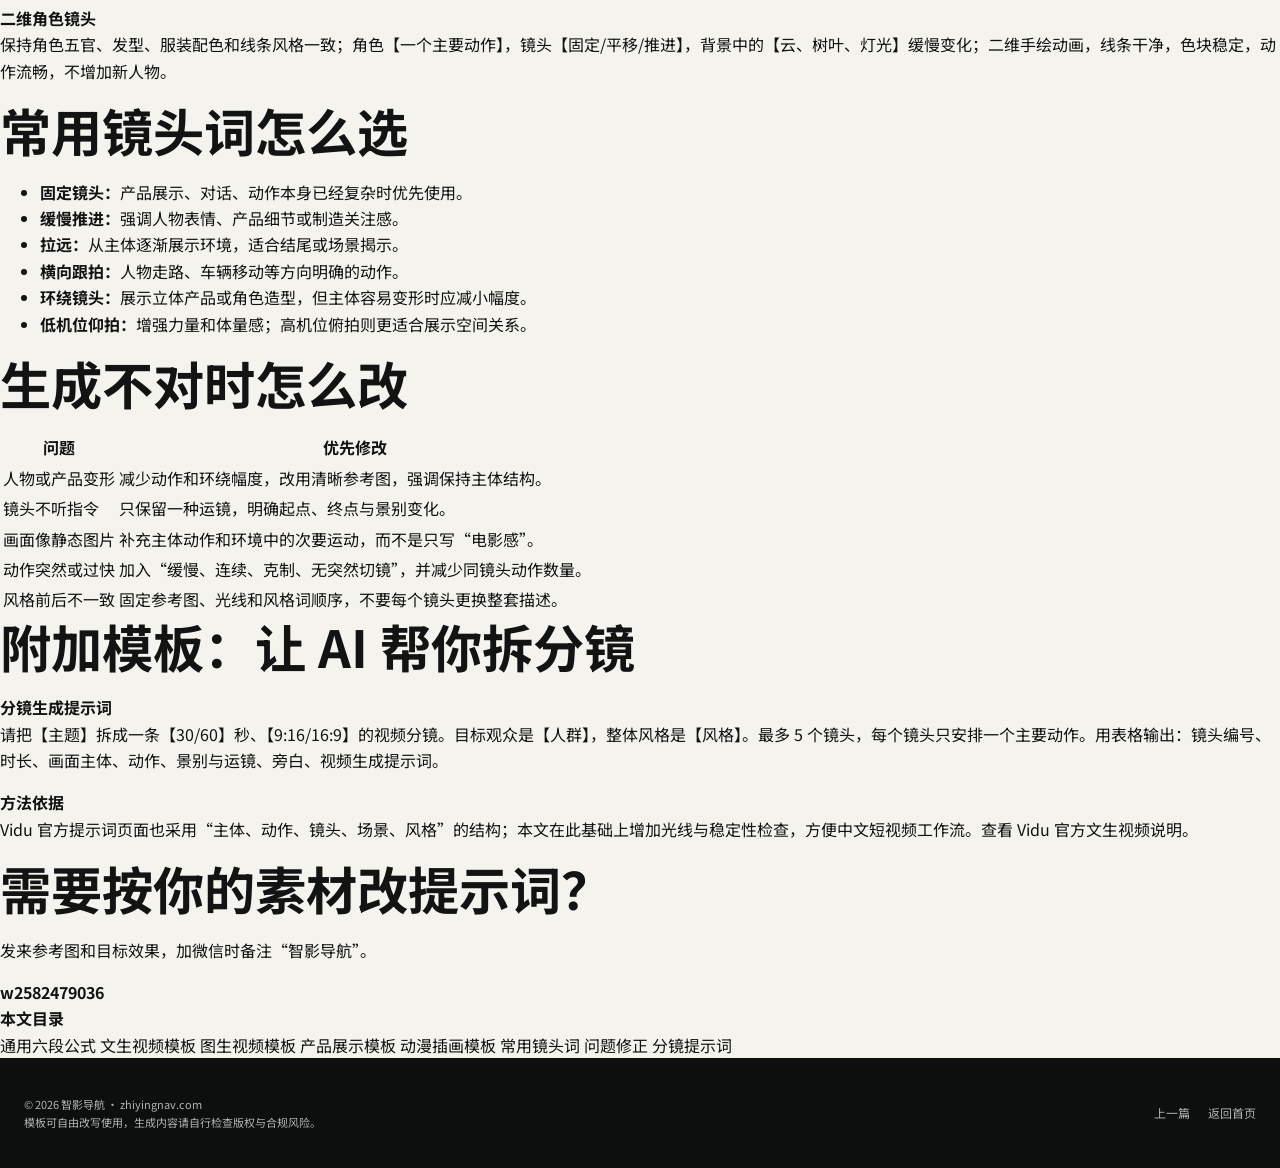
<file: guides/ai-video-prompt-template.html>
<!doctype html>
<html lang="zh-CN">
  <head>
    <meta charset="utf-8" />
    <meta name="viewport" content="width=device-width, initial-scale=1" />
    <title>AI 视频提示词公式与中文模板 | 智影导航</title>
    <meta
      name="description"
      content="可直接套用的 AI 视频中文提示词公式和模板，覆盖文生视频、图生视频、产品展示、人物镜头、动漫画面和分镜脚本。"
    />
    <meta name="theme-color" content="#fbfbf7" />
    <meta property="og:type" content="article" />
    <meta property="og:title" content="AI 视频提示词公式与中文模板" />
    <meta property="og:description" content="主体、动作、镜头、场景、光线、风格：六个部分写清楚，生成更可控。" />
    <meta property="og:image" content="https://zhiyingnav.com/assets/site-preview.png" />
    <link rel="canonical" href="https://zhiyingnav.com/guides/ai-video-prompt-template.html" />
    <link rel="icon" href="../favicon.svg" type="image/svg+xml" />
    <link rel="stylesheet" href="../home.css" />
    <script type="application/ld+json">
      {
        "@context": "https://schema.org",
        "@type": "Article",
        "headline": "AI 视频提示词公式与中文模板",
        "datePublished": "2026-07-13",
        "dateModified": "2026-07-13",
        "author": { "@type": "Organization", "name": "智影导航" },
        "publisher": { "@type": "Organization", "name": "智影导航" },
        "mainEntityOfPage": "https://zhiyingnav.com/guides/ai-video-prompt-template.html"
      }
    </script>
  </head>
  <body class="article-body">
    <header class="site-header">
      <a class="brand" href="../index.html" aria-label="返回智影导航首页">
        <span class="brand-mark">智</span>
        <span class="brand-copy">
          <strong>智影导航</strong>
          <small>AI 视频创作指南</small>
        </span>
      </a>
      <nav class="nav-links" aria-label="主导航">
        <a href="../index.html#tools">工具</a>
        <a href="../index.html#guides">教程</a>
        <a href="./ai-video-workflow.html">完整流程</a>
      </nav>
      <a class="header-action" href="../index.html#contact">创作咨询</a>
    </header>

    <main>
      <header class="article-hero">
        <div class="article-hero-inner">
          <nav class="breadcrumbs" aria-label="面包屑">
            <a href="../index.html">首页</a>
            <span>/</span>
            <span>提示词模板</span>
          </nav>
          <p class="eyebrow">Prompt Templates</p>
          <h1>AI 视频提示词公式与中文模板</h1>
          <p class="article-lead">
            提示词不是越长越好。先写清主体和动作，再补镜头、场景、光线与风格；每个镜头只安排一个主要动作，结果通常更容易控制。
          </p>
          <div class="article-meta">
            <span>更新：2026 年 7 月 13 日</span>
            <span>阅读约 6 分钟</span>
            <span>模板可自由改写使用</span>
          </div>
        </div>
      </header>

      <div class="article-layout">
        <article class="article-main">
          <h2 id="formula">通用六段公式</h2>
          <div class="takeaway">
            <strong>主体 + 动作 + 镜头 + 场景 + 光线 + 风格</strong>
            <p>先写前两项确保模型知道“谁在做什么”，再用后四项控制画面怎么呈现。</p>
          </div>
          <div class="comparison-wrap">
            <table class="comparison-table">
              <thead>
                <tr>
                  <th>部分</th>
                  <th>要回答的问题</th>
                  <th>示例词</th>
                </tr>
              </thead>
              <tbody>
                <tr>
                  <td>主体</td>
                  <td>画面里最重要的人或物是谁？</td>
                  <td>穿灰色风衣的年轻女性、白色咖啡机</td>
                </tr>
                <tr>
                  <td>动作</td>
                  <td>主体只做哪一个主要动作？</td>
                  <td>缓慢回头、杯中咖啡逐渐注满</td>
                </tr>
                <tr>
                  <td>镜头</td>
                  <td>景别和摄影机如何运动？</td>
                  <td>中景推进到近景、低机位跟拍</td>
                </tr>
                <tr>
                  <td>场景</td>
                  <td>时间、地点和环境变化是什么？</td>
                  <td>雨后街口、清晨厨房、背景行人经过</td>
                </tr>
                <tr>
                  <td>光线</td>
                  <td>画面明暗、方向和色温如何？</td>
                  <td>窗边柔光、暖色逆光、阴天漫射光</td>
                </tr>
                <tr>
                  <td>风格</td>
                  <td>整体质感与节奏是什么？</td>
                  <td>真实电影感、二维动画、克制的广告质感</td>
                </tr>
              </tbody>
            </table>
          </div>

          <h2 id="text-video">模板 1：文生视频</h2>
          <p>没有参考图时，需要同时写清人物外观和场景，但仍然不要堆太多动作。</p>
          <div class="template-block">
            <strong>通用模板</strong>
            <p>【主体外观】在【场景】中【主要动作】；镜头采用【景别】，从【起始位置】平稳【镜头运动】到【结束位置】；【环境变化】，使用【光线】，整体为【风格】，动作自然连续，画面稳定。</p>
          </div>
          <div class="template-block">
            <strong>完整示例</strong>
            <p>一位穿浅灰风衣、短发的年轻女性站在雨后的城市路口，缓慢抬头看向远处；镜头采用中景，从人物右后方平稳推进到侧脸近景；路面倒影轻微晃动，背景行人自然经过，阴天柔和漫射光，真实电影感，节奏克制，动作连续。</p>
          </div>

          <h2 id="image-video">模板 2：图生视频</h2>
          <p>参考图已经定义外观与构图，提示词重点写动作和镜头。重复描述外貌过多，反而可能让主体发生变化。</p>
          <div class="template-block">
            <strong>通用模板</strong>
            <p>主体【主要动作】；镜头【运动方式】，从【景别】变化为【景别】；【头发、衣物、液体、树叶等次要运动】自然响应；保持主体外观和构图稳定，无突然切镜，无明显形变。</p>
          </div>
          <div class="template-block">
            <strong>人物示例</strong>
            <p>人物先保持静止，随后缓慢转头看向镜头并轻微微笑；镜头从中景缓慢推进到近景，头发被微风轻轻吹动；保持面部、服装和背景结构稳定，动作自然连续。</p>
          </div>

          <h2 id="product">模板 3：产品展示</h2>
          <p>产品视频最重要的是形状、材质和标识稳定。尽量上传真实产品图，并在后期叠加准确文字。</p>
          <div class="template-block">
            <strong>产品转台镜头</strong>
            <p>保持【产品】外形、颜色、材质和结构不变；产品在干净背景中缓慢旋转约 30 度，镜头轻微环绕并推进，表面高光自然移动，【冷/暖】色棚拍光，简洁克制的商业广告质感，无额外零件，无文字变化。</p>
          </div>
          <div class="template-block">
            <strong>使用场景镜头</strong>
            <p>一只手自然拿起【产品】并完成【一个使用动作】，镜头固定在近景，焦点始终落在产品主体；背景轻微虚化，窗边柔光，真实生活方式广告质感，产品结构和标识保持稳定。</p>
          </div>

          <h2 id="animation">模板 4：动漫与插画</h2>
          <div class="template-block">
            <strong>二维角色镜头</strong>
            <p>保持角色五官、发型、服装配色和线条风格一致；角色【一个主要动作】，镜头【固定/平移/推进】，背景中的【云、树叶、灯光】缓慢变化；二维手绘动画，线条干净，色块稳定，动作流畅，不增加新人物。</p>
          </div>

          <h2 id="camera">常用镜头词怎么选</h2>
          <ul>
            <li><strong>固定镜头：</strong>产品展示、对话、动作本身已经复杂时优先使用。</li>
            <li><strong>缓慢推进：</strong>强调人物表情、产品细节或制造关注感。</li>
            <li><strong>拉远：</strong>从主体逐渐展示环境，适合结尾或场景揭示。</li>
            <li><strong>横向跟拍：</strong>人物走路、车辆移动等方向明确的动作。</li>
            <li><strong>环绕镜头：</strong>展示立体产品或角色造型，但主体容易变形时应减小幅度。</li>
            <li><strong>低机位仰拍：</strong>增强力量和体量感；高机位俯拍则更适合展示空间关系。</li>
          </ul>

          <h2 id="repair">生成不对时怎么改</h2>
          <div class="comparison-wrap">
            <table class="comparison-table">
              <thead>
                <tr>
                  <th>问题</th>
                  <th>优先修改</th>
                </tr>
              </thead>
              <tbody>
                <tr>
                  <td>人物或产品变形</td>
                  <td>减少动作和环绕幅度，改用清晰参考图，强调保持主体结构。</td>
                </tr>
                <tr>
                  <td>镜头不听指令</td>
                  <td>只保留一种运镜，明确起点、终点与景别变化。</td>
                </tr>
                <tr>
                  <td>画面像静态图片</td>
                  <td>补充主体动作和环境中的次要运动，而不是只写“电影感”。</td>
                </tr>
                <tr>
                  <td>动作突然或过快</td>
                  <td>加入“缓慢、连续、克制、无突然切镜”，并减少同镜头动作数量。</td>
                </tr>
                <tr>
                  <td>风格前后不一致</td>
                  <td>固定参考图、光线和风格词顺序，不要每个镜头更换整套描述。</td>
                </tr>
              </tbody>
            </table>
          </div>

          <h2 id="script-prompt">附加模板：让 AI 帮你拆分镜</h2>
          <div class="template-block">
            <strong>分镜生成提示词</strong>
            <p>请把【主题】拆成一条【30/60】秒、【9:16/16:9】的视频分镜。目标观众是【人群】，整体风格是【风格】。最多 5 个镜头，每个镜头只安排一个主要动作。用表格输出：镜头编号、时长、画面主体、动作、景别与运镜、旁白、视频生成提示词。</p>
          </div>

          <div class="source-note">
            <strong>方法依据</strong>
            <p>
              Vidu 官方提示词页面也采用“主体、动作、镜头、场景、风格”的结构；本文在此基础上增加光线与稳定性检查，方便中文短视频工作流。查看
              <a href="https://www.vidu.com/zh/ai-text-to-video" target="_blank" rel="noreferrer">Vidu 官方文生视频说明</a>。
            </p>
          </div>

          <section class="article-cta" aria-label="咨询入口">
            <div>
              <h2>需要按你的素材改提示词？</h2>
              <p>发来参考图和目标效果，加微信时备注“智影导航”。</p>
            </div>
            <strong>w2582479036</strong>
          </section>
        </article>

        <aside class="article-aside">
          <strong>本文目录</strong>
          <nav aria-label="文章目录">
            <a href="#formula">通用六段公式</a>
            <a href="#text-video">文生视频模板</a>
            <a href="#image-video">图生视频模板</a>
            <a href="#product">产品展示模板</a>
            <a href="#animation">动漫插画模板</a>
            <a href="#camera">常用镜头词</a>
            <a href="#repair">问题修正</a>
            <a href="#script-prompt">分镜提示词</a>
          </nav>
        </aside>
      </div>
    </main>

    <footer class="site-footer">
      <div>
        <p>© 2026 智影导航 · zhiyingnav.com</p>
        <p>模板可自由改写使用，生成内容请自行检查版权与合规风险。</p>
      </div>
      <nav aria-label="页脚导航">
        <a href="./kling-vs-jimeng.html">上一篇</a>
        <a href="../index.html">返回首页</a>
      </nav>
    </footer>
  </body>
</html>
</file>
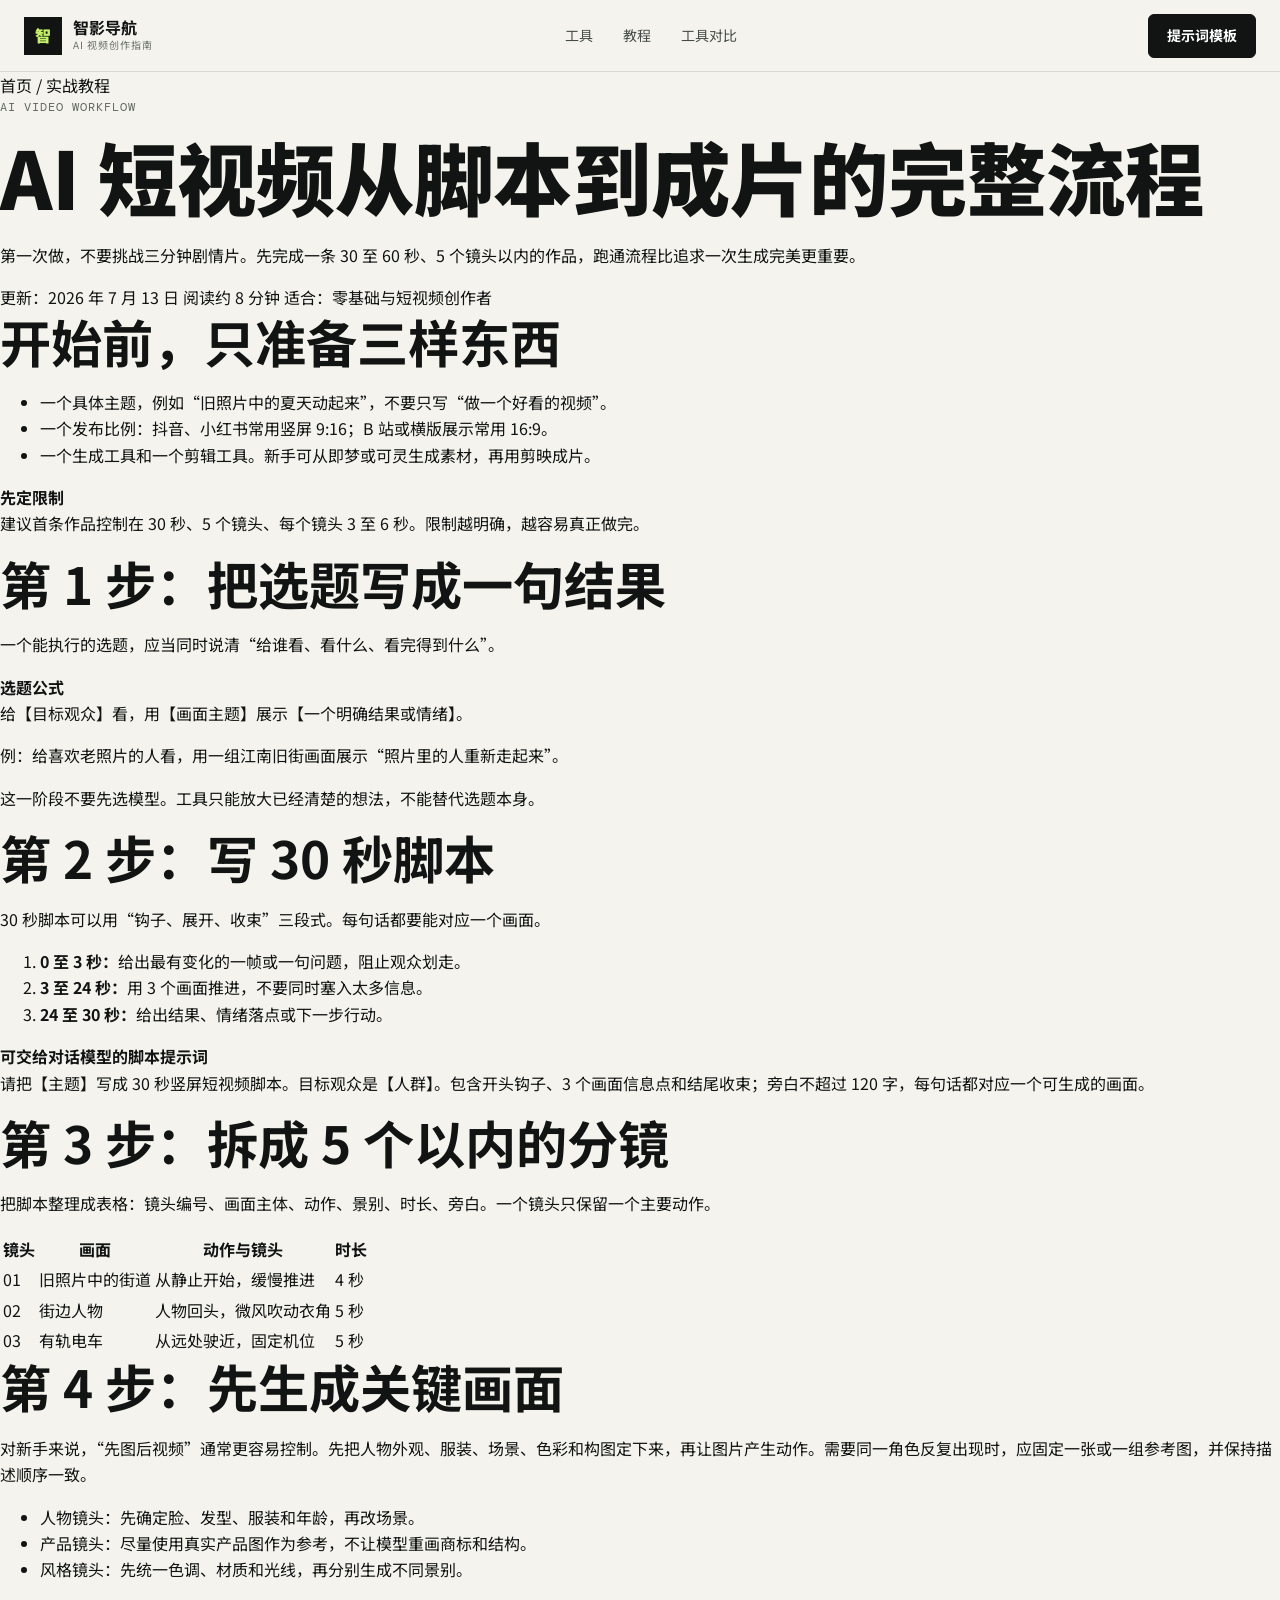
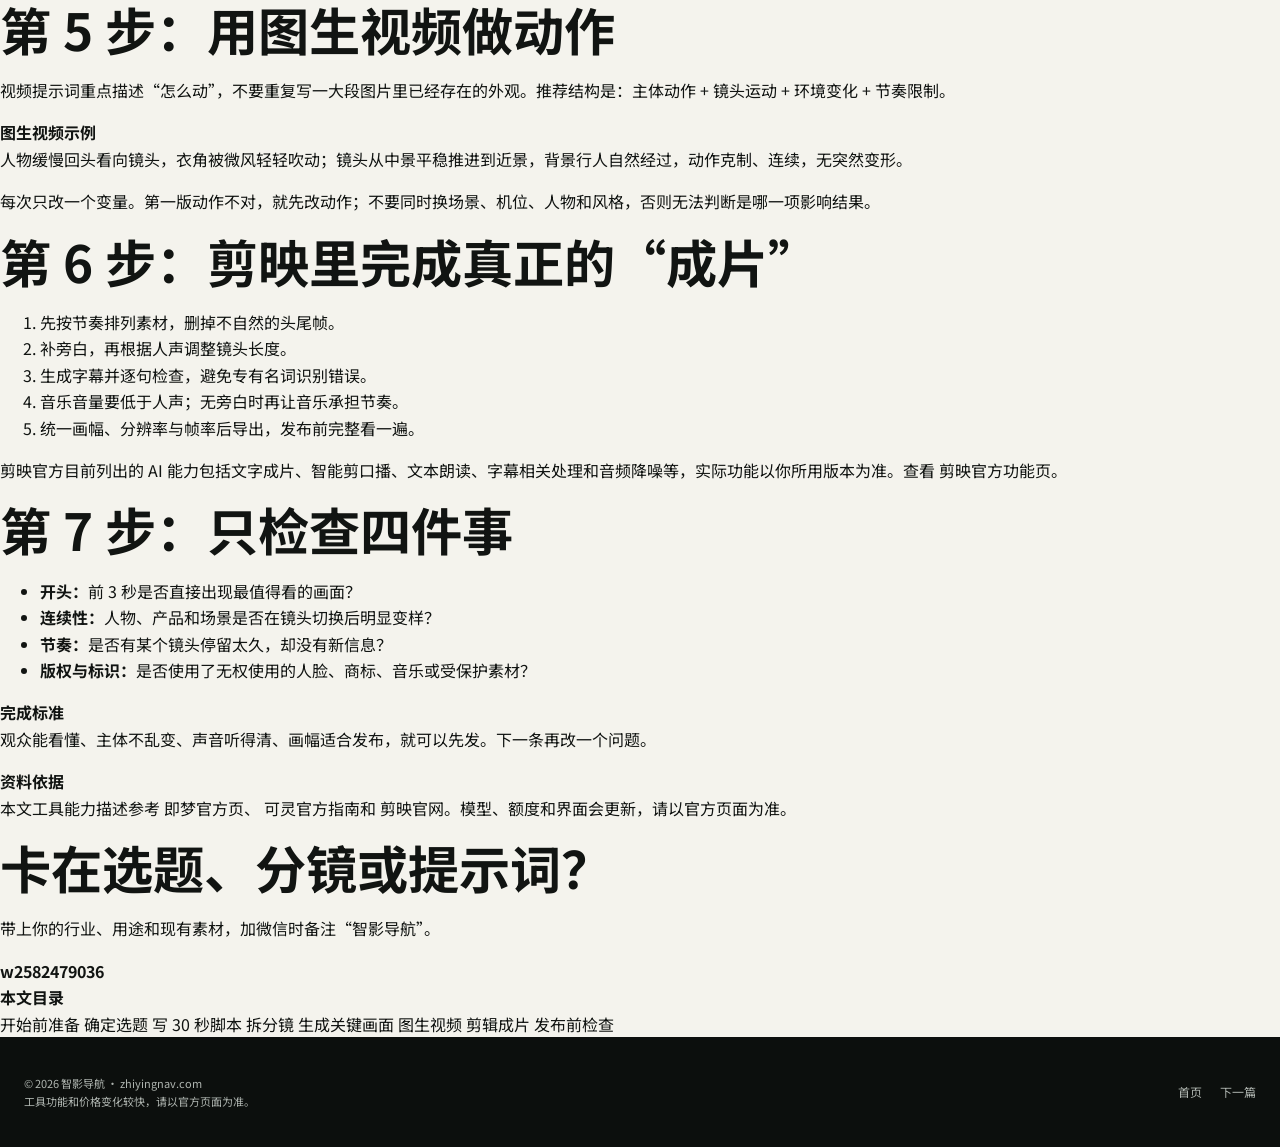
<file: guides/ai-video-workflow.html>
<!doctype html>
<html lang="zh-CN">
  <head>
    <meta charset="utf-8" />
    <meta name="viewport" content="width=device-width, initial-scale=1" />
    <title>AI 短视频从脚本到成片的完整流程 | 智影导航</title>
    <meta
      name="description"
      content="一套适合新手的 AI 短视频制作流程：确定选题、写 30 秒脚本、拆分镜、生成关键画面、图生视频，最后用剪映完成字幕、配音和导出。"
    />
    <meta name="theme-color" content="#fbfbf7" />
    <meta property="og:type" content="article" />
    <meta property="og:title" content="AI 短视频从脚本到成片的完整流程" />
    <meta property="og:description" content="第一次做 AI 短视频，照着这 7 步完成一条 30 至 60 秒作品。" />
    <meta property="og:image" content="https://zhiyingnav.com/assets/site-preview.png" />
    <link rel="canonical" href="https://zhiyingnav.com/guides/ai-video-workflow.html" />
    <link rel="icon" href="../favicon.svg" type="image/svg+xml" />
    <link rel="stylesheet" href="../home.css" />
    <script type="application/ld+json">
      {
        "@context": "https://schema.org",
        "@type": "Article",
        "headline": "AI 短视频从脚本到成片的完整流程",
        "description": "适合新手的 AI 短视频七步制作流程",
        "datePublished": "2026-07-13",
        "dateModified": "2026-07-13",
        "author": { "@type": "Organization", "name": "智影导航" },
        "publisher": { "@type": "Organization", "name": "智影导航" },
        "mainEntityOfPage": "https://zhiyingnav.com/guides/ai-video-workflow.html"
      }
    </script>
  </head>
  <body class="article-body">
    <header class="site-header">
      <a class="brand" href="../index.html" aria-label="返回智影导航首页">
        <span class="brand-mark">智</span>
        <span class="brand-copy">
          <strong>智影导航</strong>
          <small>AI 视频创作指南</small>
        </span>
      </a>
      <nav class="nav-links" aria-label="主导航">
        <a href="../index.html#tools">工具</a>
        <a href="../index.html#guides">教程</a>
        <a href="./kling-vs-jimeng.html">工具对比</a>
      </nav>
      <a class="header-action" href="./ai-video-prompt-template.html">提示词模板</a>
    </header>

    <main>
      <header class="article-hero">
        <div class="article-hero-inner">
          <nav class="breadcrumbs" aria-label="面包屑">
            <a href="../index.html">首页</a>
            <span>/</span>
            <span>实战教程</span>
          </nav>
          <p class="eyebrow">AI Video Workflow</p>
          <h1>AI 短视频从脚本到成片的完整流程</h1>
          <p class="article-lead">
            第一次做，不要挑战三分钟剧情片。先完成一条 30 至 60 秒、5 个镜头以内的作品，跑通流程比追求一次生成完美更重要。
          </p>
          <div class="article-meta">
            <span>更新：2026 年 7 月 13 日</span>
            <span>阅读约 8 分钟</span>
            <span>适合：零基础与短视频创作者</span>
          </div>
        </div>
      </header>

      <div class="article-layout">
        <article class="article-main">
          <h2 id="prepare">开始前，只准备三样东西</h2>
          <ul>
            <li>一个具体主题，例如“旧照片中的夏天动起来”，不要只写“做一个好看的视频”。</li>
            <li>一个发布比例：抖音、小红书常用竖屏 9:16；B 站或横版展示常用 16:9。</li>
            <li>一个生成工具和一个剪辑工具。新手可从即梦或可灵生成素材，再用剪映成片。</li>
          </ul>
          <div class="takeaway">
            <strong>先定限制</strong>
            <p>建议首条作品控制在 30 秒、5 个镜头、每个镜头 3 至 6 秒。限制越明确，越容易真正做完。</p>
          </div>

          <h2 id="topic">第 1 步：把选题写成一句结果</h2>
          <p>一个能执行的选题，应当同时说清“给谁看、看什么、看完得到什么”。</p>
          <div class="template-block">
            <strong>选题公式</strong>
            <p>给【目标观众】看，用【画面主题】展示【一个明确结果或情绪】。</p>
            <p>例：给喜欢老照片的人看，用一组江南旧街画面展示“照片里的人重新走起来”。</p>
          </div>
          <p>这一阶段不要先选模型。工具只能放大已经清楚的想法，不能替代选题本身。</p>

          <h2 id="script">第 2 步：写 30 秒脚本</h2>
          <p>30 秒脚本可以用“钩子、展开、收束”三段式。每句话都要能对应一个画面。</p>
          <ol>
            <li><strong>0 至 3 秒：</strong>给出最有变化的一帧或一句问题，阻止观众划走。</li>
            <li><strong>3 至 24 秒：</strong>用 3 个画面推进，不要同时塞入太多信息。</li>
            <li><strong>24 至 30 秒：</strong>给出结果、情绪落点或下一步行动。</li>
          </ol>
          <div class="template-block">
            <strong>可交给对话模型的脚本提示词</strong>
            <p>请把【主题】写成 30 秒竖屏短视频脚本。目标观众是【人群】。包含开头钩子、3 个画面信息点和结尾收束；旁白不超过 120 字，每句话都对应一个可生成的画面。</p>
          </div>

          <h2 id="storyboard">第 3 步：拆成 5 个以内的分镜</h2>
          <p>把脚本整理成表格：镜头编号、画面主体、动作、景别、时长、旁白。一个镜头只保留一个主要动作。</p>
          <div class="comparison-wrap">
            <table class="comparison-table">
              <thead>
                <tr>
                  <th>镜头</th>
                  <th>画面</th>
                  <th>动作与镜头</th>
                  <th>时长</th>
                </tr>
              </thead>
              <tbody>
                <tr>
                  <td>01</td>
                  <td>旧照片中的街道</td>
                  <td>从静止开始，缓慢推进</td>
                  <td>4 秒</td>
                </tr>
                <tr>
                  <td>02</td>
                  <td>街边人物</td>
                  <td>人物回头，微风吹动衣角</td>
                  <td>5 秒</td>
                </tr>
                <tr>
                  <td>03</td>
                  <td>有轨电车</td>
                  <td>从远处驶近，固定机位</td>
                  <td>5 秒</td>
                </tr>
              </tbody>
            </table>
          </div>

          <h2 id="frames">第 4 步：先生成关键画面</h2>
          <p>
            对新手来说，“先图后视频”通常更容易控制。先把人物外观、服装、场景、色彩和构图定下来，再让图片产生动作。需要同一角色反复出现时，应固定一张或一组参考图，并保持描述顺序一致。
          </p>
          <ul>
            <li>人物镜头：先确定脸、发型、服装和年龄，再改场景。</li>
            <li>产品镜头：尽量使用真实产品图作为参考，不让模型重画商标和结构。</li>
            <li>风格镜头：先统一色调、材质和光线，再分别生成不同景别。</li>
          </ul>

          <h2 id="animate">第 5 步：用图生视频做动作</h2>
          <p>视频提示词重点描述“怎么动”，不要重复写一大段图片里已经存在的外观。推荐结构是：主体动作 + 镜头运动 + 环境变化 + 节奏限制。</p>
          <div class="template-block">
            <strong>图生视频示例</strong>
            <p>人物缓慢回头看向镜头，衣角被微风轻轻吹动；镜头从中景平稳推进到近景，背景行人自然经过，动作克制、连续，无突然变形。</p>
          </div>
          <p>每次只改一个变量。第一版动作不对，就先改动作；不要同时换场景、机位、人物和风格，否则无法判断是哪一项影响结果。</p>

          <h2 id="edit">第 6 步：剪映里完成真正的“成片”</h2>
          <ol>
            <li>先按节奏排列素材，删掉不自然的头尾帧。</li>
            <li>补旁白，再根据人声调整镜头长度。</li>
            <li>生成字幕并逐句检查，避免专有名词识别错误。</li>
            <li>音乐音量要低于人声；无旁白时再让音乐承担节奏。</li>
            <li>统一画幅、分辨率与帧率后导出，发布前完整看一遍。</li>
          </ol>
          <p>
            剪映官方目前列出的 AI 能力包括文字成片、智能剪口播、文本朗读、字幕相关处理和音频降噪等，实际功能以你所用版本为准。查看
            <a href="https://www.capcut.cn/?lang=zh" target="_blank" rel="noreferrer">剪映官方功能页</a>。
          </p>

          <h2 id="review">第 7 步：只检查四件事</h2>
          <ul>
            <li><strong>开头：</strong>前 3 秒是否直接出现最值得看的画面？</li>
            <li><strong>连续性：</strong>人物、产品和场景是否在镜头切换后明显变样？</li>
            <li><strong>节奏：</strong>是否有某个镜头停留太久，却没有新信息？</li>
            <li><strong>版权与标识：</strong>是否使用了无权使用的人脸、商标、音乐或受保护素材？</li>
          </ul>
          <div class="takeaway">
            <strong>完成标准</strong>
            <p>观众能看懂、主体不乱变、声音听得清、画幅适合发布，就可以先发。下一条再改一个问题。</p>
          </div>

          <div class="source-note">
            <strong>资料依据</strong>
            <p>
              本文工具能力描述参考
              <a href="https://jimeng.jianying.com/" target="_blank" rel="noreferrer">即梦官方页</a>、
              <a href="https://app.klingai.com/cn/quickstart/klingai-video-3-model-user-guide" target="_blank" rel="noreferrer">可灵官方指南</a>和
              <a href="https://www.capcut.cn/?lang=zh" target="_blank" rel="noreferrer">剪映官网</a>。模型、额度和界面会更新，请以官方页面为准。
            </p>
          </div>

          <section class="article-cta" aria-label="咨询入口">
            <div>
              <h2>卡在选题、分镜或提示词？</h2>
              <p>带上你的行业、用途和现有素材，加微信时备注“智影导航”。</p>
            </div>
            <strong>w2582479036</strong>
          </section>
        </article>

        <aside class="article-aside">
          <strong>本文目录</strong>
          <nav aria-label="文章目录">
            <a href="#prepare">开始前准备</a>
            <a href="#topic">确定选题</a>
            <a href="#script">写 30 秒脚本</a>
            <a href="#storyboard">拆分镜</a>
            <a href="#frames">生成关键画面</a>
            <a href="#animate">图生视频</a>
            <a href="#edit">剪辑成片</a>
            <a href="#review">发布前检查</a>
          </nav>
        </aside>
      </div>
    </main>

    <footer class="site-footer">
      <div>
        <p>© 2026 智影导航 · zhiyingnav.com</p>
        <p>工具功能和价格变化较快，请以官方页面为准。</p>
      </div>
      <nav aria-label="页脚导航">
        <a href="../index.html">首页</a>
        <a href="./kling-vs-jimeng.html">下一篇</a>
      </nav>
    </footer>
  </body>
</html>
</file>
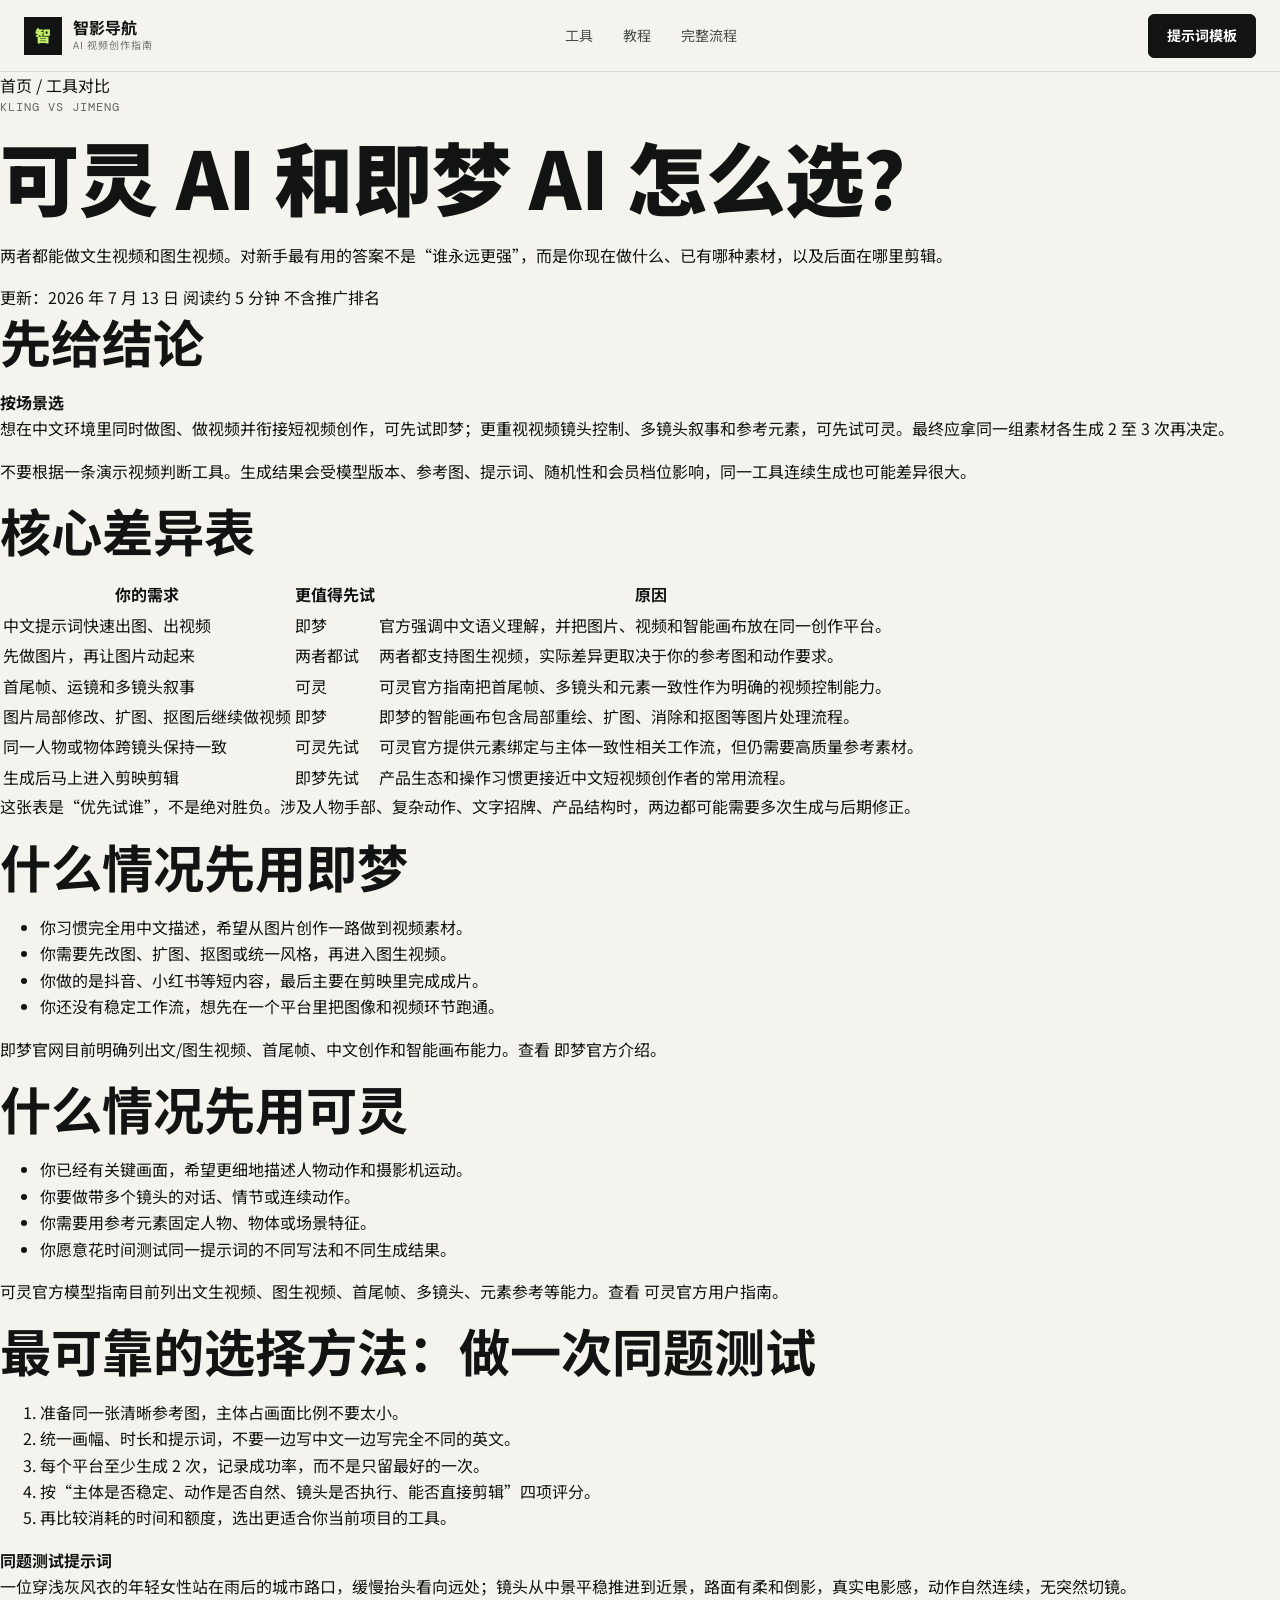
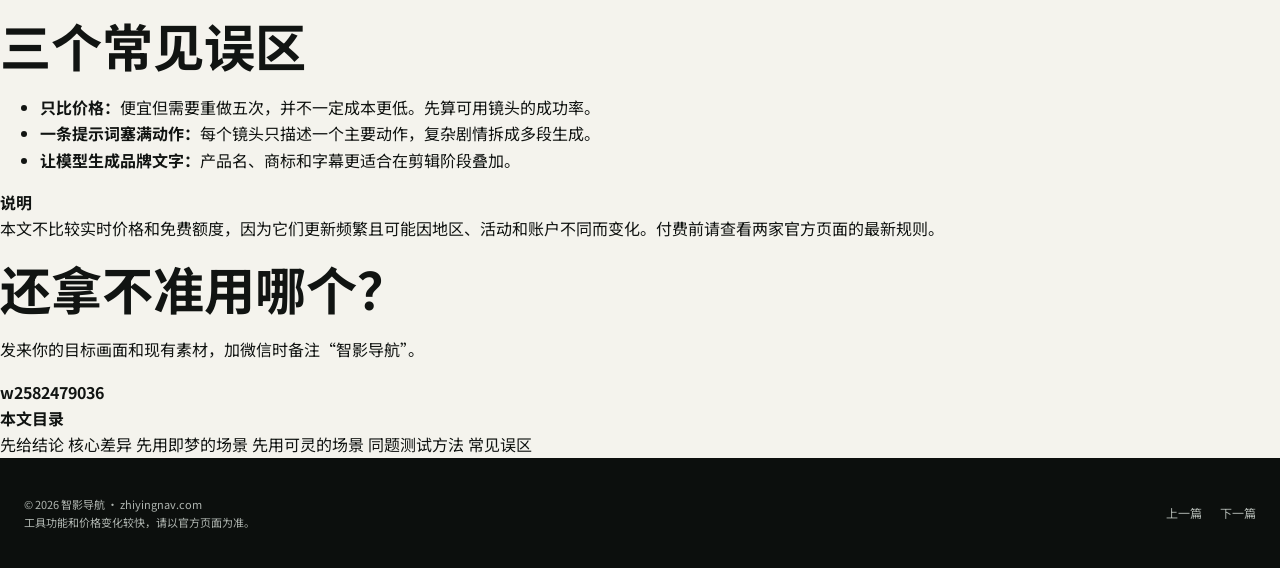
<file: guides/kling-vs-jimeng.html>
<!doctype html>
<html lang="zh-CN">
  <head>
    <meta charset="utf-8" />
    <meta name="viewport" content="width=device-width, initial-scale=1" />
    <title>可灵 AI 和即梦 AI 怎么选？新手场景对比 | 智影导航</title>
    <meta
      name="description"
      content="可灵 AI 和即梦 AI 怎么选？从中文提示词、图生视频、镜头控制、图片创作和剪映衔接等实际场景给出选择建议，不做容易过时的价格排名。"
    />
    <meta name="theme-color" content="#fbfbf7" />
    <meta property="og:type" content="article" />
    <meta property="og:title" content="可灵 AI 和即梦 AI 怎么选？" />
    <meta property="og:description" content="不比容易过时的参数，按你真正要做的视频场景选择。" />
    <meta property="og:image" content="https://zhiyingnav.com/assets/site-preview.png" />
    <link rel="canonical" href="https://zhiyingnav.com/guides/kling-vs-jimeng.html" />
    <link rel="icon" href="../favicon.svg" type="image/svg+xml" />
    <link rel="stylesheet" href="../home.css" />
    <script type="application/ld+json">
      {
        "@context": "https://schema.org",
        "@type": "Article",
        "headline": "可灵 AI 和即梦 AI 怎么选？新手场景对比",
        "datePublished": "2026-07-13",
        "dateModified": "2026-07-13",
        "author": { "@type": "Organization", "name": "智影导航" },
        "publisher": { "@type": "Organization", "name": "智影导航" },
        "mainEntityOfPage": "https://zhiyingnav.com/guides/kling-vs-jimeng.html"
      }
    </script>
  </head>
  <body class="article-body">
    <header class="site-header">
      <a class="brand" href="../index.html" aria-label="返回智影导航首页">
        <span class="brand-mark">智</span>
        <span class="brand-copy">
          <strong>智影导航</strong>
          <small>AI 视频创作指南</small>
        </span>
      </a>
      <nav class="nav-links" aria-label="主导航">
        <a href="../index.html#tools">工具</a>
        <a href="../index.html#guides">教程</a>
        <a href="./ai-video-workflow.html">完整流程</a>
      </nav>
      <a class="header-action" href="./ai-video-prompt-template.html">提示词模板</a>
    </header>

    <main>
      <header class="article-hero">
        <div class="article-hero-inner">
          <nav class="breadcrumbs" aria-label="面包屑">
            <a href="../index.html">首页</a>
            <span>/</span>
            <span>工具对比</span>
          </nav>
          <p class="eyebrow">Kling vs Jimeng</p>
          <h1>可灵 AI 和即梦 AI 怎么选？</h1>
          <p class="article-lead">
            两者都能做文生视频和图生视频。对新手最有用的答案不是“谁永远更强”，而是你现在做什么、已有哪种素材，以及后面在哪里剪辑。
          </p>
          <div class="article-meta">
            <span>更新：2026 年 7 月 13 日</span>
            <span>阅读约 5 分钟</span>
            <span>不含推广排名</span>
          </div>
        </div>
      </header>

      <div class="article-layout">
        <article class="article-main">
          <h2 id="answer">先给结论</h2>
          <div class="takeaway">
            <strong>按场景选</strong>
            <p>想在中文环境里同时做图、做视频并衔接短视频创作，可先试即梦；更重视视频镜头控制、多镜头叙事和参考元素，可先试可灵。最终应拿同一组素材各生成 2 至 3 次再决定。</p>
          </div>
          <p>不要根据一条演示视频判断工具。生成结果会受模型版本、参考图、提示词、随机性和会员档位影响，同一工具连续生成也可能差异很大。</p>

          <h2 id="table">核心差异表</h2>
          <div class="comparison-wrap">
            <table class="comparison-table">
              <thead>
                <tr>
                  <th>你的需求</th>
                  <th>更值得先试</th>
                  <th>原因</th>
                </tr>
              </thead>
              <tbody>
                <tr>
                  <td>中文提示词快速出图、出视频</td>
                  <td>即梦</td>
                  <td>官方强调中文语义理解，并把图片、视频和智能画布放在同一创作平台。</td>
                </tr>
                <tr>
                  <td>先做图片，再让图片动起来</td>
                  <td>两者都试</td>
                  <td>两者都支持图生视频，实际差异更取决于你的参考图和动作要求。</td>
                </tr>
                <tr>
                  <td>首尾帧、运镜和多镜头叙事</td>
                  <td>可灵</td>
                  <td>可灵官方指南把首尾帧、多镜头和元素一致性作为明确的视频控制能力。</td>
                </tr>
                <tr>
                  <td>图片局部修改、扩图、抠图后继续做视频</td>
                  <td>即梦</td>
                  <td>即梦的智能画布包含局部重绘、扩图、消除和抠图等图片处理流程。</td>
                </tr>
                <tr>
                  <td>同一人物或物体跨镜头保持一致</td>
                  <td>可灵先试</td>
                  <td>可灵官方提供元素绑定与主体一致性相关工作流，但仍需要高质量参考素材。</td>
                </tr>
                <tr>
                  <td>生成后马上进入剪映剪辑</td>
                  <td>即梦先试</td>
                  <td>产品生态和操作习惯更接近中文短视频创作者的常用流程。</td>
                </tr>
              </tbody>
            </table>
          </div>
          <p>这张表是“优先试谁”，不是绝对胜负。涉及人物手部、复杂动作、文字招牌、产品结构时，两边都可能需要多次生成与后期修正。</p>

          <h2 id="jimeng">什么情况先用即梦</h2>
          <ul>
            <li>你习惯完全用中文描述，希望从图片创作一路做到视频素材。</li>
            <li>你需要先改图、扩图、抠图或统一风格，再进入图生视频。</li>
            <li>你做的是抖音、小红书等短内容，最后主要在剪映里完成成片。</li>
            <li>你还没有稳定工作流，想先在一个平台里把图像和视频环节跑通。</li>
          </ul>
          <p>
            即梦官网目前明确列出文/图生视频、首尾帧、中文创作和智能画布能力。查看
            <a href="https://jimeng.jianying.com/" target="_blank" rel="noreferrer">即梦官方介绍</a>。
          </p>

          <h2 id="kling">什么情况先用可灵</h2>
          <ul>
            <li>你已经有关键画面，希望更细地描述人物动作和摄影机运动。</li>
            <li>你要做带多个镜头的对话、情节或连续动作。</li>
            <li>你需要用参考元素固定人物、物体或场景特征。</li>
            <li>你愿意花时间测试同一提示词的不同写法和不同生成结果。</li>
          </ul>
          <p>
            可灵官方模型指南目前列出文生视频、图生视频、首尾帧、多镜头、元素参考等能力。查看
            <a href="https://app.klingai.com/cn/quickstart/klingai-video-3-model-user-guide" target="_blank" rel="noreferrer">可灵官方用户指南</a>。
          </p>

          <h2 id="test">最可靠的选择方法：做一次同题测试</h2>
          <ol>
            <li>准备同一张清晰参考图，主体占画面比例不要太小。</li>
            <li>统一画幅、时长和提示词，不要一边写中文一边写完全不同的英文。</li>
            <li>每个平台至少生成 2 次，记录成功率，而不是只留最好的一次。</li>
            <li>按“主体是否稳定、动作是否自然、镜头是否执行、能否直接剪辑”四项评分。</li>
            <li>再比较消耗的时间和额度，选出更适合你当前项目的工具。</li>
          </ol>
          <div class="template-block">
            <strong>同题测试提示词</strong>
            <p>一位穿浅灰风衣的年轻女性站在雨后的城市路口，缓慢抬头看向远处；镜头从中景平稳推进到近景，路面有柔和倒影，真实电影感，动作自然连续，无突然切镜。</p>
          </div>

          <h2 id="avoid">三个常见误区</h2>
          <ul>
            <li><strong>只比价格：</strong>便宜但需要重做五次，并不一定成本更低。先算可用镜头的成功率。</li>
            <li><strong>一条提示词塞满动作：</strong>每个镜头只描述一个主要动作，复杂剧情拆成多段生成。</li>
            <li><strong>让模型生成品牌文字：</strong>产品名、商标和字幕更适合在剪辑阶段叠加。</li>
          </ul>

          <div class="source-note">
            <strong>说明</strong>
            <p>本文不比较实时价格和免费额度，因为它们更新频繁且可能因地区、活动和账户不同而变化。付费前请查看两家官方页面的最新规则。</p>
          </div>

          <section class="article-cta" aria-label="咨询入口">
            <div>
              <h2>还拿不准用哪个？</h2>
              <p>发来你的目标画面和现有素材，加微信时备注“智影导航”。</p>
            </div>
            <strong>w2582479036</strong>
          </section>
        </article>

        <aside class="article-aside">
          <strong>本文目录</strong>
          <nav aria-label="文章目录">
            <a href="#answer">先给结论</a>
            <a href="#table">核心差异</a>
            <a href="#jimeng">先用即梦的场景</a>
            <a href="#kling">先用可灵的场景</a>
            <a href="#test">同题测试方法</a>
            <a href="#avoid">常见误区</a>
          </nav>
        </aside>
      </div>
    </main>

    <footer class="site-footer">
      <div>
        <p>© 2026 智影导航 · zhiyingnav.com</p>
        <p>工具功能和价格变化较快，请以官方页面为准。</p>
      </div>
      <nav aria-label="页脚导航">
        <a href="./ai-video-workflow.html">上一篇</a>
        <a href="./ai-video-prompt-template.html">下一篇</a>
      </nav>
    </footer>
  </body>
</html>
</file>
<file: home.css>
@import url('https://fonts.googleapis.com/css2?family=DM+Mono:wght@400;500&family=Noto+Sans+SC:wght@400;500;700;900&display=swap');
:root{--ink:#111412;--paper:#f4f3ed;--white:#fff;--lime:#c7f36b;--orange:#ff6846;--muted:#69706b;--line:#d8d9d2;--darkline:#303531;--radius:6px;--max:1240px}
*{box-sizing:border-box}html{scroll-behavior:smooth}body{margin:0;background:var(--paper);color:var(--ink);font-family:'Noto Sans SC','Microsoft YaHei',sans-serif;line-height:1.65}a{color:inherit;text-decoration:none}button,input{font:inherit}button{cursor:pointer}.site-header{height:72px;padding:0 max(24px,calc((100% - var(--max))/2));display:flex;align-items:center;justify-content:space-between;gap:28px;position:sticky;top:0;z-index:30;background:rgba(244,243,237,.91);border-bottom:1px solid var(--line);backdrop-filter:blur(16px)}.brand{display:flex;align-items:center;gap:11px}.brand-mark{display:grid;place-items:center;width:38px;height:38px;background:var(--ink);color:var(--lime);font-weight:900}.brand>span:last-child{display:grid}.brand strong{line-height:1.2}.brand small{font-size:10px;color:var(--muted);letter-spacing:1px}.nav-links{display:flex;gap:30px;font-size:14px;color:#454b47}.nav-links a:hover{color:#000}.header-action,.button{display:inline-flex;align-items:center;justify-content:center;gap:22px;min-height:44px;padding:0 18px;border:1px solid var(--ink);border-radius:var(--radius);font-size:14px;font-weight:700}.header-action{background:var(--ink);color:white}.header-action:hover,.button.primary:hover{background:#2a302c}.hero{position:relative;min-height:calc(100vh - 72px);overflow:hidden;display:grid;grid-template-columns:1fr .9fr;gap:7vw;align-items:center;padding:72px max(24px,calc((100% - var(--max))/2)) 86px;background:var(--ink);color:white}.hero:before{content:'';position:absolute;inset:0;background:linear-gradient(90deg,transparent 49.9%,rgba(255,255,255,.055) 50%,transparent 50.1%),linear-gradient(rgba(255,255,255,.035) 1px,transparent 1px);background-size:100% 100%,100% 80px;pointer-events:none}.hero-noise{position:absolute;inset:0;opacity:.16;pointer-events:none;background-image:url("data:image/svg+xml,%3Csvg viewBox='0 0 140 140' xmlns='http://www.w3.org/2000/svg'%3E%3Cfilter id='n'%3E%3CfeTurbulence type='fractalNoise' baseFrequency='.9' numOctaves='2' stitchTiles='stitch'/%3E%3C/filter%3E%3Crect width='100%25' height='100%25' filter='url(%23n)' opacity='.15'/%3E%3C/svg%3E")}.hero-copy,.hero-console{position:relative;z-index:1}.eyebrow{display:flex;align-items:center;gap:9px;margin:0 0 17px;font-family:'DM Mono',monospace;font-size:12px;letter-spacing:1px;text-transform:uppercase;color:#626963}.eyebrow span{width:22px;height:2px;background:var(--orange)}.hero .eyebrow,.eyebrow.light{color:#aab1ac}.hero .eyebrow span,.eyebrow.light span{background:var(--lime)}h1,h2,h3,p{margin-top:0}h1{margin-bottom:24px;font-size:clamp(54px,6.2vw,94px);line-height:1.04;letter-spacing:0;font-weight:900}h1 em{font-style:normal;color:var(--lime)}h2{margin-bottom:18px;font-size:clamp(38px,4vw,58px);line-height:1.18;letter-spacing:0}h3{margin-bottom:10px}.hero-text{max-width:640px;color:#b9c0bb;font-size:17px}.hero-actions{display:flex;flex-wrap:wrap;gap:12px;margin-top:32px}.button.primary{background:var(--lime);border-color:var(--lime);color:var(--ink)}.button.ghost{border-color:#505752;color:white}.button.ghost:hover{border-color:white}.trust-line{display:flex;flex-wrap:wrap;gap:20px;margin-top:34px;color:#858d87;font-size:12px}.trust-line span:before{content:'·';color:var(--orange);margin-right:8px}.hero-console{--x:50%;--y:50%;border:1px solid #404640;background:#191d1a;box-shadow:18px 18px 0 rgba(199,243,107,.08)}.hero-console:after{content:'';position:absolute;inset:0;pointer-events:none;background:radial-gradient(380px circle at var(--x) var(--y),rgba(199,243,107,.10),transparent 55%)}.console-bar{height:42px;padding:0 14px;display:flex;align-items:center;gap:7px;border-bottom:1px solid var(--darkline)}.console-bar span{width:7px;height:7px;border-radius:50%;background:#59615b}.console-bar span:first-child{background:var(--orange)}.console-bar small{margin-left:auto;font:10px 'DM Mono';color:#747c76}.console-body{padding:24px}.console-label{font:12px 'DM Mono';color:#909791}.task{display:grid;grid-template-columns:32px 1fr auto;align-items:center;gap:12px;padding:14px 0;border-bottom:1px solid var(--darkline);color:#8a928c}.task.active{color:white}.task b{font:11px 'DM Mono';color:var(--lime)}.task span{display:grid}.task strong{font-size:14px}.task small{font-size:11px;color:#757d77}.task i{font:10px 'DM Mono';font-style:normal}.route{margin-top:24px;padding:17px;background:var(--lime);color:var(--ink);display:grid}.route span,.route small{font:10px 'DM Mono'}.route strong{font-size:18px}.scroll-cue{position:absolute;left:50%;bottom:23px;display:flex;align-items:center;gap:10px;font:9px 'DM Mono';color:#6e756f;transform:translateX(-50%)}.scroll-cue span{width:44px;height:1px;background:#555b56}.signal-strip{min-height:110px;display:flex;align-items:center;gap:42px;padding:20px max(24px,calc((100% - var(--max))/2));border-bottom:1px solid var(--line);background:#fff}.signal-strip div{display:grid;grid-template-columns:auto auto;align-items:baseline;gap:8px}.signal-strip strong{font:500 30px 'DM Mono'}.signal-strip span{font-size:12px;color:var(--muted)}.signal-strip p{margin:0 0 0 auto;font:11px 'DM Mono';color:var(--muted)}.solutions,.method{padding:110px max(24px,calc((100% - var(--max))/2))}.section-heading{max-width:780px;margin-bottom:50px}.solution-grid{display:grid;grid-template-columns:repeat(4,1fr);border-top:1px solid var(--line);border-left:1px solid var(--line)}.solution-card{position:relative;min-height:340px;padding:25px;border-right:1px solid var(--line);border-bottom:1px solid var(--line);transition:.25s ease}.solution-card:hover{background:white;transform:translateY(-5px);box-shadow:0 16px 30px rgba(17,20,18,.07)}.solution-card .index{font:11px 'DM Mono';color:#8b918d}.solution-icon{margin:45px 0 34px;width:52px;height:52px;display:grid;place-items:center;border:1px solid var(--ink);font-size:20px;font-weight:900;box-shadow:6px 6px 0 var(--lime)}.solution-card p{color:var(--muted);font-size:14px}.solution-card a{position:absolute;bottom:24px;font-size:13px;font-weight:700}.finder{padding:100px max(24px,calc((100% - var(--max))/2));background:var(--ink);color:white}.finder-head{display:flex;justify-content:space-between;align-items:end;gap:28px}.finder h2{font-size:clamp(34px,3.5vw,50px)}.search-box{display:flex;align-items:center;width:min(330px,100%);border-bottom:1px solid #59605b}.search-box span{font-size:24px;color:var(--lime)}.search-box input{width:100%;height:48px;padding:0 12px;border:0;outline:0;background:transparent;color:white}.chips{display:flex;gap:8px;margin:38px 0 25px}.chip{padding:8px 15px;border:1px solid #3e4540;border-radius:99px;background:transparent;color:#9da49f;font-size:12px}.chip.active,.chip:hover{background:var(--lime);border-color:var(--lime);color:var(--ink)}.tool-grid{display:grid;grid-template-columns:repeat(3,1fr);gap:1px;background:#353a36;border:1px solid #353a36}.tool-card{min-height:310px;padding:25px;background:#171b18;display:flex;flex-direction:column;transition:.25s}.tool-card:hover{background:#202521}.tool-card[hidden]{display:none}.tool-top{display:flex;justify-content:space-between}.tool-logo{width:44px;height:44px;display:grid;place-items:center;background:#e4e5df;color:#111;font-weight:900;font-size:18px}.tool-logo.kimi{background:#a9c9ff}.tool-logo.gamma{background:#e1c2ff}.tool-logo.canva{background:#63ddd2}.tool-logo.capcut{background:#fff}.tool-logo.chatgpt{background:#8ae0c7}.tool-logo.kling{background:#ffc487}.tag{height:25px;padding:3px 9px;border:1px solid #4d554f;border-radius:99px;color:#adb4af;font-size:10px}.tag.free{border-color:#536b47;color:var(--lime)}.tool-card h3{margin-top:28px;font-size:22px}.tool-card p{color:#939b95;font-size:13px}.tool-meta{display:flex;gap:7px;margin-top:6px}.tool-meta span{padding:3px 7px;background:#282d29;color:#909791;font-size:10px}.tool-card a{margin-top:auto;padding-top:23px;color:var(--lime);font-size:13px;font-weight:700}.tool-card a span{float:right}.empty-state{text-align:center;color:#aaa}.product{display:grid;grid-template-columns:1.2fr .8fr;gap:9vw;padding:110px max(24px,calc((100% - var(--max))/2));background:#e8e7df}.product-copy{max-width:650px}.product-copy>p:not(.eyebrow){color:var(--muted)}.product-copy ul{padding:0;margin:32px 0 0;list-style:none}.product-copy li{padding:12px 0;border-bottom:1px solid #cccec6}.product-copy li span{color:#568200;margin-right:12px}.price-panel{align-self:center;padding:30px;border:1px solid #bfc2b9;background:var(--paper);box-shadow:14px 14px 0 var(--ink)}.price-head{display:flex;justify-content:space-between;font:11px 'DM Mono';color:var(--muted)}.price{display:flex;align-items:baseline;margin:26px 0 4px}.price sup{font:24px 'DM Mono'}.price strong{font:500 72px 'DM Mono';line-height:1}.price del{margin-left:auto;color:#929790}.price-panel>p{font-size:12px;color:var(--muted)}.buy-button{height:54px;margin:27px 0 16px;padding:0 18px;display:flex;align-items:center;justify-content:space-between;background:var(--ink);color:white;font-weight:700}.buy-button:hover{background:#282e2a}.honest-note{display:block;color:var(--muted);font-size:11px}.method-list{display:grid;grid-template-columns:repeat(4,1fr);padding:0;list-style:none;border-top:1px solid var(--ink)}.method-list li{padding:24px 24px 0 0}.method-list li+li{padding-left:24px;border-left:1px solid var(--line)}.method-list span{font:12px 'DM Mono';color:var(--orange)}.method-list h3{margin-top:44px}.method-list p{color:var(--muted);font-size:13px}.final-cta{padding:90px max(24px,calc((100% - var(--max))/2));background:var(--orange);color:var(--ink)}.final-cta p{margin-bottom:4px;font:12px 'DM Mono';text-transform:uppercase}.final-cta h2{font-size:clamp(44px,6vw,84px)}.final-cta>div{display:flex;align-items:center;gap:25px}.final-cta .primary{background:var(--ink);border-color:var(--ink);color:white}.final-cta>div>a:last-child{font-size:13px;font-weight:700}.site-footer{min-height:110px;padding:25px max(24px,calc((100% - var(--max))/2));display:flex;align-items:center;justify-content:space-between;gap:25px;background:#0c0f0d;color:#afb5b0}.site-footer p{margin:0;font-size:11px}.site-footer nav{display:flex;gap:18px;font-size:12px}.reveal{opacity:0;transform:translateY(18px);transition:opacity .7s ease,transform .7s ease}.reveal.visible{opacity:1;transform:none}.solution-card:nth-child(2),.tool-card:nth-child(2),.method-list li:nth-child(2){transition-delay:.08s}.solution-card:nth-child(3),.tool-card:nth-child(3),.method-list li:nth-child(3){transition-delay:.16s}.solution-card:nth-child(4),.method-list li:nth-child(4){transition-delay:.24s}
@media(max-width:900px){.nav-links{display:none}.hero{grid-template-columns:1fr;gap:50px;padding-top:55px}.hero-console{max-width:650px}.signal-strip{flex-wrap:wrap;gap:20px 35px}.signal-strip p{width:100%;margin:0}.solution-grid,.method-list{grid-template-columns:repeat(2,1fr)}.tool-grid{grid-template-columns:repeat(2,1fr)}.product{grid-template-columns:1fr}.price-panel{max-width:520px}.method-list li:nth-child(3){border-left:0}.finder-head{align-items:start;flex-direction:column}}
@media(max-width:600px){.site-header{height:62px;padding:0 16px}.brand small{display:none}.header-action{min-height:38px;padding:0 12px;font-size:12px}.hero{min-height:auto;padding:48px 16px 70px}.hero h1{font-size:48px}.hero-text{font-size:15px}.console-body{padding:17px}.task{grid-template-columns:24px 1fr}.task i{display:none}.scroll-cue{display:none}.signal-strip{padding:20px 16px}.signal-strip div{width:calc(50% - 18px)}.solutions,.method,.finder,.product,.final-cta{padding:75px 16px}.solution-grid,.tool-grid,.method-list{grid-template-columns:1fr}.solution-card{min-height:300px}.method-list li,.method-list li+li{padding:22px 0;border-left:0;border-bottom:1px solid var(--line)}.method-list h3{margin-top:20px}.chips{overflow-x:auto;padding-bottom:5px}.chip{flex:none}.price-panel{box-shadow:8px 8px 0 var(--ink)}.price strong{font-size:60px}.final-cta>div{align-items:flex-start;flex-direction:column}.site-footer{padding:30px 16px;align-items:flex-start;flex-direction:column}.site-footer p{order:3}}
@media(prefers-reduced-motion:reduce){html{scroll-behavior:auto}.reveal{opacity:1;transform:none;transition:none}.solution-card,.tool-card{transition:none}}
html,body{overflow-x:hidden}.hero-console{min-width:0}
@media(max-width:600px){.header-action{width:38px;min-height:38px;padding:0;font-size:0;gap:0}.header-action span{font-size:16px}}
</file>
<file: mobile-fixes.css>
html,
body {
  max-width: 100%;
  overflow-x: hidden;
}

.hero-copy,
.hero-console {
  min-width: 0;
  max-width: 100%;
}

@media (max-width: 600px) {
  .site-header .header-action {
    width: 38px;
    min-width: 38px;
    min-height: 38px;
    padding: 0;
    gap: 0;
    overflow: hidden;
    font-size: 0;
  }

  .site-header .header-action span {
    font-size: 16px;
  }

  .hero-console {
    width: 100%;
  }

  .console-bar small {
    max-width: 180px;
    overflow: hidden;
    text-overflow: ellipsis;
    white-space: nowrap;
  }

  .route strong {
    overflow-wrap: anywhere;
  }
}
</file>
<file: styles.css>
:root {
  color-scheme: light;
  --ink: #17201c;
  --muted: #60706a;
  --line: #dce5df;
  --surface: #ffffff;
  --soft: #f5f7f2;
  --accent: #0f8a6a;
  --accent-dark: #075c48;
  --accent-soft: #dff4ec;
  --gold: #b7791f;
  --blue: #2d64b3;
  --plum: #6d4fb3;
  --shadow: 0 20px 50px rgba(25, 36, 31, 0.12);
}

* {
  box-sizing: border-box;
}

html {
  scroll-behavior: smooth;
}

body {
  margin: 0;
  font-family:
    "Microsoft YaHei",
    "PingFang SC",
    system-ui,
    -apple-system,
    BlinkMacSystemFont,
    "Segoe UI",
    sans-serif;
  color: var(--ink);
  background: #fbfdfb;
  line-height: 1.6;
  overflow-x: hidden;
}

a {
  color: inherit;
  text-decoration: none;
}

button,
input,
select,
textarea {
  font: inherit;
}

img {
  display: block;
  max-width: 100%;
}

.topbar {
  position: sticky;
  top: 0;
  z-index: 20;
  display: flex;
  align-items: center;
  justify-content: space-between;
  gap: 24px;
  min-height: 72px;
  padding: 14px clamp(20px, 5vw, 72px);
  background: rgba(251, 253, 251, 0.92);
  border-bottom: 1px solid rgba(220, 229, 223, 0.8);
  backdrop-filter: blur(16px);
}

.brand {
  display: inline-flex;
  align-items: center;
  gap: 12px;
  min-width: 210px;
}

.brand-mark {
  display: grid;
  width: 42px;
  height: 42px;
  place-items: center;
  color: white;
  font-weight: 800;
  background: var(--accent);
  border-radius: 8px;
  box-shadow: 0 10px 22px rgba(15, 138, 106, 0.22);
}

.brand strong,
.brand small {
  display: block;
}

.brand small {
  margin-top: -2px;
  color: var(--muted);
  font-size: 12px;
}

.nav {
  display: flex;
  align-items: center;
  gap: 8px;
  padding: 4px;
  background: var(--soft);
  border: 1px solid var(--line);
  border-radius: 8px;
}

.nav a {
  padding: 8px 12px;
  color: var(--muted);
  font-size: 14px;
  border-radius: 7px;
}

.nav a:hover,
.nav a:focus-visible {
  color: var(--ink);
  background: var(--surface);
  outline: none;
}

.icon-button {
  display: inline-grid;
  width: 42px;
  height: 42px;
  place-items: center;
  color: var(--ink);
  cursor: pointer;
  background: var(--surface);
  border: 1px solid var(--line);
  border-radius: 8px;
}

.icon-button:hover {
  border-color: var(--accent);
}

.menu-button {
  display: none;
}

.hero {
  display: grid;
  grid-template-columns: minmax(0, 1fr) minmax(360px, 0.85fr);
  gap: clamp(32px, 6vw, 76px);
  align-items: center;
  position: relative;
  min-height: 660px;
  padding: clamp(34px, 5vw, 64px) clamp(20px, 5vw, 72px) 30px;
  overflow: hidden;
  background:
    linear-gradient(100deg, rgba(9, 28, 23, 0.88), rgba(11, 67, 55, 0.72) 46%, rgba(255, 255, 255, 0.26)),
    url("./assets/hero-dashboard.png") center / cover no-repeat,
    #10241d;
}

.hero::after {
  position: absolute;
  inset: auto 0 0;
  height: 120px;
  content: "";
  background: linear-gradient(180deg, rgba(251, 253, 251, 0), rgba(251, 253, 251, 0.88));
  pointer-events: none;
}

.hero-copy,
.hero-board {
  position: relative;
  z-index: 1;
}

.hero .eyebrow {
  color: #d9f8ec;
}

.hero-board {
  display: grid;
  gap: 14px;
  padding: 22px;
  background: rgba(255, 255, 255, 0.92);
  border: 1px solid rgba(255, 255, 255, 0.78);
  border-radius: 8px;
  box-shadow: var(--shadow);
}

.board-head {
  display: flex;
  align-items: center;
  justify-content: space-between;
  gap: 16px;
  padding-bottom: 8px;
  border-bottom: 1px solid var(--line);
}

.board-head span {
  color: var(--muted);
  font-size: 14px;
}

.hero-board article {
  display: grid;
  grid-template-columns: auto 1fr auto;
  gap: 14px;
  align-items: center;
  padding: 14px;
  background: var(--soft);
  border: 1px solid var(--line);
  border-radius: 8px;
}

.hero-board h3,
.hero-board p {
  margin: 0;
}

.hero-board p {
  color: var(--muted);
  font-size: 14px;
}

.hero-board b {
  color: var(--accent-dark);
  white-space: nowrap;
}

.rank-no {
  display: grid;
  width: 42px;
  height: 42px;
  place-items: center;
  color: white;
  font-weight: 800;
  background: var(--accent);
  border-radius: 8px;
}

.hero h1 {
  max-width: 820px;
  margin: 0;
  color: white;
  font-size: clamp(40px, 5.2vw, 66px);
  line-height: 1.05;
  letter-spacing: 0;
  overflow-wrap: anywhere;
  word-break: break-word;
}

.hero-text {
  max-width: 690px;
  margin: 22px 0 0;
  color: rgba(255, 255, 255, 0.86);
  font-size: clamp(17px, 1.6vw, 20px);
}

.eyebrow {
  margin: 0 0 12px;
  color: var(--accent-dark);
  font-size: 13px;
  font-weight: 800;
  letter-spacing: 0;
}

.hero-actions {
  display: flex;
  flex-wrap: wrap;
  gap: 12px;
  margin-top: 30px;
}

.primary-action,
.secondary-action,
.ghost-button {
  display: inline-flex;
  align-items: center;
  justify-content: center;
  gap: 8px;
  min-height: 44px;
  padding: 10px 16px;
  cursor: pointer;
  border-radius: 8px;
  transition:
    transform 160ms ease,
    box-shadow 160ms ease,
    border-color 160ms ease,
    background 160ms ease;
}

.primary-action {
  color: white;
  background: var(--accent);
  border: 1px solid var(--accent);
  box-shadow: 0 12px 26px rgba(15, 138, 106, 0.22);
}

.primary-action:hover,
.primary-action:focus-visible {
  background: var(--accent-dark);
  transform: translateY(-1px);
  outline: none;
}

.secondary-action,
.ghost-button {
  color: var(--ink);
  background: var(--surface);
  border: 1px solid var(--line);
}

.secondary-action:hover,
.ghost-button:hover,
.secondary-action:focus-visible,
.ghost-button:focus-visible {
  border-color: var(--accent);
  transform: translateY(-1px);
  outline: none;
}

.full {
  width: 100%;
}

.metrics {
  display: grid;
  grid-template-columns: repeat(3, minmax(0, 150px));
  gap: 14px;
  margin-top: 38px;
}

.metrics div {
  padding: 16px;
  color: white;
  background: rgba(255, 255, 255, 0.14);
  border: 1px solid rgba(255, 255, 255, 0.24);
  border-radius: 8px;
  backdrop-filter: blur(12px);
}

.metrics strong,
.metrics span {
  display: block;
}

.metrics strong {
  font-size: 28px;
  line-height: 1.1;
}

.metrics span {
  color: rgba(255, 255, 255, 0.76);
  font-size: 13px;
}

.hero-visual {
  align-self: stretch;
  display: grid;
  place-items: center;
  min-height: 520px;
}

.hero-visual img {
  width: min(100%, 680px);
  border: 1px solid rgba(220, 229, 223, 0.9);
  border-radius: 8px;
  box-shadow: var(--shadow);
}

.revenue-strip {
  display: grid;
  grid-template-columns: repeat(4, 1fr);
  gap: 1px;
  padding: 0 clamp(20px, 5vw, 72px);
  background: var(--line);
  border-top: 1px solid var(--line);
  border-bottom: 1px solid var(--line);
}

.quick-grid {
  display: grid;
  grid-template-columns: repeat(5, minmax(0, 1fr));
  gap: 16px;
  padding: 28px clamp(20px, 5vw, 72px);
  background: var(--surface);
  border-top: 1px solid var(--line);
  border-bottom: 1px solid var(--line);
}

.quick-grid article,
.guide-list article,
.guide-list .guide-link,
.kit-grid article {
  background: var(--surface);
  border: 1px solid var(--line);
  border-radius: 8px;
  box-shadow: 0 14px 34px rgba(25, 36, 31, 0.06);
}

.quick-grid article {
  padding: 18px;
  transition:
    transform 160ms ease,
    border-color 160ms ease,
    box-shadow 160ms ease;
}

.quick-grid article:hover,
.quick-grid article:focus-visible {
  border-color: rgba(15, 138, 106, 0.46);
  box-shadow: 0 18px 40px rgba(25, 36, 31, 0.11);
  transform: translateY(-2px);
  outline: none;
}

.quick-grid svg {
  color: var(--accent);
}

.quick-grid h2 {
  margin: 12px 0 6px;
  font-size: 21px;
}

.quick-grid p {
  margin: 0 0 12px;
  color: var(--muted);
  font-size: 14px;
}

.quick-grid a {
  color: var(--accent-dark);
  font-weight: 800;
}

.revenue-strip article {
  display: flex;
  align-items: center;
  justify-content: center;
  gap: 10px;
  min-height: 92px;
  color: var(--ink);
  background: var(--surface);
  font-weight: 700;
}

.revenue-strip svg {
  color: var(--accent);
}

.revenue-section {
  background:
    linear-gradient(180deg, rgba(15, 138, 106, 0.07), rgba(255, 255, 255, 0.96)),
    var(--soft);
}

.opportunity-section {
  background: #fbfdfb;
}

.opportunity-grid {
  display: grid;
  grid-template-columns: repeat(5, minmax(0, 1fr));
  gap: 16px;
}

.opportunity-card {
  display: flex;
  flex-direction: column;
  gap: 14px;
  min-height: 100%;
  padding: 20px;
  background: var(--surface);
  border: 1px solid var(--line);
  border-radius: 8px;
  box-shadow: 0 14px 34px rgba(25, 36, 31, 0.06);
  transition:
    transform 160ms ease,
    border-color 160ms ease,
    box-shadow 160ms ease;
}

.opportunity-card:hover,
.opportunity-card:focus-visible {
  border-color: rgba(15, 138, 106, 0.46);
  box-shadow: 0 20px 44px rgba(25, 36, 31, 0.11);
  transform: translateY(-2px);
  outline: none;
}

.opportunity-media {
  display: flex;
  align-items: center;
  justify-content: space-between;
  gap: 10px;
  min-height: 74px;
  padding: 14px;
  color: var(--accent-dark);
  background:
    linear-gradient(135deg, rgba(223, 244, 236, 0.94), rgba(233, 240, 255, 0.9));
  border-radius: 8px;
}

.opportunity-media svg {
  width: 30px;
  height: 30px;
}

.opportunity-media span {
  color: var(--blue);
  font-size: 12px;
  font-weight: 800;
}

.opportunity-card h3,
.opportunity-card p,
.opportunity-card ul {
  margin: 0;
}

.opportunity-card h3 {
  font-size: 20px;
  line-height: 1.2;
}

.opportunity-card p,
.opportunity-card li {
  color: var(--muted);
}

.opportunity-card ul {
  display: grid;
  gap: 6px;
  padding-left: 18px;
}

.pricing-grid {
  display: grid;
  grid-template-columns: repeat(4, minmax(0, 1fr));
  gap: 16px;
}

.price-card {
  display: flex;
  flex-direction: column;
  gap: 14px;
  min-height: 100%;
  padding: 20px;
}

.price-card.featured {
  border-color: rgba(15, 138, 106, 0.5);
  box-shadow: 0 24px 54px rgba(15, 138, 106, 0.14);
}

.price-head {
  display: flex;
  align-items: start;
  justify-content: space-between;
  gap: 12px;
}

.price-head span {
  color: var(--muted);
  font-size: 13px;
  font-weight: 800;
  text-transform: uppercase;
  letter-spacing: 0;
}

.price-head strong {
  color: var(--accent-dark);
  white-space: nowrap;
}

.price-card h3 {
  margin: 0;
  font-size: 20px;
  line-height: 1.2;
}

.price-card p {
  margin: 0;
  color: var(--muted);
}

.price-card ul {
  display: grid;
  gap: 8px;
  margin: 0;
  padding-left: 18px;
}

.price-card li {
  color: var(--muted);
}

.revenue-path {
  display: flex;
  flex-wrap: wrap;
  align-items: center;
  gap: 12px;
  margin-top: 16px;
  padding: 14px 16px;
  background: rgba(255, 255, 255, 0.92);
  border: 1px solid var(--line);
  border-radius: 8px;
}

.revenue-path span {
  padding: 4px 8px;
  color: var(--accent-dark);
  font-size: 12px;
  font-weight: 800;
  background: var(--accent-soft);
  border-radius: 7px;
}

.revenue-path p {
  margin: 0;
  color: var(--ink);
  font-weight: 700;
}

.domestic-section {
  background: #f8fbff;
}

.deal-hero {
  display: grid;
  grid-template-columns: minmax(0, 1fr) minmax(280px, 0.36fr);
  gap: clamp(24px, 5vw, 52px);
  align-items: end;
  padding: clamp(48px, 7vw, 96px) clamp(20px, 5vw, 72px);
  color: white;
  background:
    linear-gradient(105deg, rgba(9, 28, 23, 0.92), rgba(11, 67, 55, 0.78)),
    url("./assets/hero-dashboard.png") center / cover no-repeat,
    #10241d;
}

.deal-hero h1 {
  max-width: 780px;
  margin: 0;
  font-size: clamp(40px, 6vw, 72px);
  line-height: 1.04;
}

.deal-hero p {
  max-width: 760px;
  margin: 18px 0 0;
  color: rgba(255, 255, 255, 0.84);
  font-size: 18px;
}

.deal-hero .eyebrow {
  color: #d9f8ec;
}

.deal-hero-panel {
  display: grid;
  gap: 10px;
  padding: 22px;
  background: rgba(255, 255, 255, 0.14);
  border: 1px solid rgba(255, 255, 255, 0.22);
  border-radius: 8px;
  backdrop-filter: blur(14px);
}

.deal-hero-panel span {
  color: rgba(255, 255, 255, 0.72);
  font-size: 13px;
  font-weight: 800;
}

.deal-hero-panel strong {
  font-size: 28px;
  line-height: 1.1;
}

.deal-strip {
  display: grid;
  grid-template-columns: repeat(3, minmax(0, 1fr));
  gap: 1px;
  padding: 0 clamp(20px, 5vw, 72px);
  background: var(--line);
}

.deal-strip article {
  display: grid;
  gap: 6px;
  padding: 20px;
  background: var(--surface);
}

.deal-strip svg {
  color: var(--accent);
}

.deal-strip strong,
.deal-strip span {
  display: block;
}

.deal-strip span {
  color: var(--muted);
}

.deal-section {
  background: #fbfdfb;
}

.deal-layout {
  display: grid;
  grid-template-columns: minmax(0, 1fr) 320px;
  gap: 22px;
  align-items: start;
}

.deal-list {
  display: grid;
  grid-template-columns: repeat(2, minmax(0, 1fr));
  gap: 16px;
}

.deal-card,
.deal-sidebar {
  display: grid;
  gap: 16px;
  padding: 20px;
  background: var(--surface);
  border: 1px solid var(--line);
  border-radius: 8px;
  box-shadow: 0 14px 34px rgba(25, 36, 31, 0.06);
}

.deal-card-head {
  display: flex;
  align-items: center;
  justify-content: space-between;
  gap: 12px;
}

.deal-card-head svg {
  color: var(--accent-dark);
}

.deal-card h3,
.deal-card p,
.deal-card h4,
.deal-card ul,
.deal-sidebar h3,
.deal-sidebar p,
.deal-sidebar ul {
  margin: 0;
}

.deal-card h3 {
  font-size: 22px;
  line-height: 1.2;
}

.deal-card p,
.deal-card li,
.deal-sidebar p,
.deal-sidebar li {
  color: var(--muted);
}

.deal-card ul,
.deal-sidebar ul {
  display: grid;
  gap: 8px;
  padding-left: 18px;
}

.deal-search {
  display: flex;
  flex-wrap: wrap;
  align-items: center;
  gap: 8px;
  padding: 12px;
  background: var(--soft);
  border: 1px solid var(--line);
  border-radius: 8px;
}

.deal-search span {
  color: var(--muted);
  font-size: 13px;
}

.deal-search strong {
  color: var(--accent-dark);
}

.deal-sidebar {
  position: sticky;
  top: 94px;
}

.domestic-grid {
  display: grid;
  grid-template-columns: repeat(4, minmax(0, 1fr));
  gap: 16px;
}

.domestic-card,
.domestic-rail {
  display: flex;
  flex-direction: column;
  gap: 14px;
  padding: 20px;
  background: var(--surface);
  border: 1px solid var(--line);
  border-radius: 8px;
  box-shadow: 0 14px 34px rgba(25, 36, 31, 0.06);
}

.domestic-head {
  display: flex;
  align-items: center;
  justify-content: space-between;
  gap: 12px;
}

.domestic-head span {
  display: inline-grid;
  width: 32px;
  height: 32px;
  place-items: center;
  color: white;
  font-weight: 800;
  background: var(--blue);
  border-radius: 8px;
}

.domestic-head strong {
  color: var(--accent-dark);
  white-space: nowrap;
}

.domestic-card h3,
.domestic-rail h3 {
  margin: 0;
  font-size: 18px;
  line-height: 1.25;
}

.domestic-card p,
.domestic-rail p {
  margin: 0;
  color: var(--muted);
}

.qr-grid {
  display: grid;
  grid-template-columns: repeat(2, minmax(0, 1fr));
  gap: 12px;
}

.qr-slot {
  display: grid;
  gap: 8px;
  min-height: 140px;
  padding: 14px;
  place-items: center;
  text-align: center;
  color: var(--muted);
  background: linear-gradient(180deg, rgba(15, 138, 106, 0.04), rgba(255, 255, 255, 1));
  border: 1px dashed var(--line);
  border-radius: 8px;
}

.qr-slot strong {
  color: var(--ink);
  font-size: 14px;
}

.copy-status {
  margin: 0;
  color: var(--accent-dark) !important;
  font-weight: 700;
}

.section {
  padding: clamp(58px, 7vw, 96px) clamp(20px, 5vw, 72px);
}

.section-heading {
  display: flex;
  align-items: end;
  justify-content: space-between;
  gap: 24px;
  margin-bottom: 26px;
}

.section-heading h2 {
  margin: 0;
  font-size: clamp(28px, 4vw, 46px);
  line-height: 1.12;
}

.tool-controls {
  display: grid;
  grid-template-columns: minmax(260px, 1fr) auto;
  gap: 14px;
  align-items: center;
  margin-bottom: 20px;
}

.search-box {
  display: flex;
  align-items: center;
  gap: 10px;
  min-height: 52px;
  padding: 0 14px;
  background: var(--surface);
  border: 1px solid var(--line);
  border-radius: 8px;
}

.search-box:focus-within {
  border-color: var(--accent);
  box-shadow: 0 0 0 4px rgba(15, 138, 106, 0.12);
}

.search-box input {
  width: 100%;
  min-width: 0;
  border: 0;
  outline: 0;
}

.segmented {
  display: flex;
  flex-wrap: wrap;
  gap: 6px;
  padding: 5px;
  background: var(--soft);
  border: 1px solid var(--line);
  border-radius: 8px;
}

.segmented button {
  min-height: 40px;
  padding: 7px 12px;
  color: var(--muted);
  cursor: pointer;
  background: transparent;
  border: 0;
  border-radius: 7px;
}

.segmented button.active {
  color: var(--ink);
  background: var(--surface);
  box-shadow: 0 8px 20px rgba(25, 36, 31, 0.08);
}

.content-grid {
  display: grid;
  grid-template-columns: minmax(0, 1fr) 310px;
  gap: 22px;
  align-items: start;
}

.tool-grid {
  display: grid;
  grid-template-columns: repeat(3, minmax(0, 1fr));
  gap: 16px;
}

.tool-card,
.price-card,
.timeline article,
.sponsor-panel,
.lead-form,
.calculator,
.principles-grid article {
  background: var(--surface);
  border: 1px solid var(--line);
  border-radius: 8px;
  box-shadow: 0 14px 34px rgba(25, 36, 31, 0.06);
}

.tool-card {
  display: flex;
  flex-direction: column;
  min-height: 230px;
  padding: 18px;
}

.tool-card header {
  display: flex;
  align-items: start;
  justify-content: space-between;
  gap: 12px;
}

.tool-icon {
  display: grid;
  width: 44px;
  height: 44px;
  place-items: center;
  color: var(--accent-dark);
  background: var(--accent-soft);
  border-radius: 8px;
}

.save-button {
  display: grid;
  width: 36px;
  height: 36px;
  place-items: center;
  color: var(--muted);
  cursor: pointer;
  background: var(--soft);
  border: 1px solid var(--line);
  border-radius: 8px;
}

.save-button.saved {
  color: var(--gold);
  background: #fff7df;
  border-color: #ecd08d;
}

.tool-card h3 {
  margin: 18px 0 6px;
  font-size: 19px;
}

.tool-card p {
  flex: 1;
  margin: 0;
  color: var(--muted);
  font-size: 14px;
}

.tool-meta {
  display: flex;
  flex-wrap: wrap;
  gap: 8px;
  margin-top: 16px;
}

.tool-meta span {
  padding: 5px 8px;
  color: var(--muted);
  font-size: 12px;
  background: var(--soft);
  border-radius: 7px;
}

.tool-card a {
  margin-top: 16px;
  color: var(--accent-dark);
  font-weight: 800;
}

.clickable-card {
  cursor: pointer;
}

.clickable-card:hover,
.clickable-card:focus-visible {
  border-color: var(--accent);
  box-shadow: 0 20px 42px rgba(15, 138, 106, 0.12);
  outline: none;
  transform: translateY(-1px);
}

.detail-link {
  margin-top: 16px;
  color: var(--accent-dark);
  font-weight: 800;
}

.sponsor-panel {
  position: sticky;
  top: 94px;
  padding: 16px;
}

.sponsor-panel img {
  width: 100%;
  aspect-ratio: 1.2;
  object-fit: cover;
  border-radius: 8px;
}

.sponsor-panel h3 {
  margin: 16px 0 8px;
}

.sponsor-panel p {
  margin: 0 0 16px;
  color: var(--muted);
  font-size: 14px;
}

.ad-label {
  display: inline-flex;
  margin-bottom: 10px;
  padding: 4px 8px;
  color: var(--gold);
  font-size: 12px;
  font-weight: 800;
  background: #fff7df;
  border-radius: 7px;
}

.empty-state {
  padding: 28px;
  color: var(--muted);
  text-align: center;
  background: var(--surface);
  border: 1px dashed var(--line);
  border-radius: 8px;
}

.plan {
  color: var(--accent-dark);
  font-weight: 800;
}

.pricing .price-card strong {
  font-size: 34px;
  line-height: 1;
}

.price-card p {
  flex: 1;
  margin: 0;
  color: var(--muted);
}

.calculator {
  display: grid;
  grid-template-columns: minmax(0, 1fr) minmax(280px, 0.45fr);
  overflow: hidden;
}

.calc-controls {
  display: grid;
  gap: 20px;
  padding: 26px;
}

.calc-controls label {
  display: grid;
  grid-template-columns: 150px 1fr 90px;
  gap: 14px;
  align-items: center;
  color: var(--muted);
}

input[type="range"] {
  width: 100%;
  accent-color: var(--accent);
}

.calc-controls span {
  color: var(--ink);
  font-weight: 800;
  text-align: right;
}

.calc-result {
  display: flex;
  flex-direction: column;
  justify-content: center;
  padding: 30px;
  color: white;
  background: var(--accent-dark);
}

.calc-result span {
  opacity: 0.82;
}

.calc-result strong {
  margin: 8px 0;
  font-size: clamp(38px, 6vw, 62px);
  line-height: 1;
}

.calc-result p {
  margin: 0;
  opacity: 0.82;
}

.timeline {
  display: grid;
  grid-template-columns: repeat(3, minmax(0, 1fr));
  gap: 18px;
}

.guides {
  background: var(--soft);
}

.principles-section {
  background:
    linear-gradient(180deg, rgba(45, 100, 179, 0.06), rgba(255, 255, 255, 0.96)),
    #f8fbff;
}

.principles-grid {
  display: grid;
  grid-template-columns: repeat(4, minmax(0, 1fr));
  gap: 16px;
}

.principles-grid article {
  display: grid;
  gap: 12px;
  padding: 22px;
}

.principles-grid svg {
  color: var(--plum);
}

.principles-grid h3,
.principles-grid p {
  margin: 0;
}

.principles-grid p {
  color: var(--muted);
}

.guide-list {
  display: grid;
  gap: 14px;
}

.guide-list article,
.guide-list .guide-link {
  display: grid;
  grid-template-columns: auto 1fr auto;
  gap: 18px;
  align-items: center;
  padding: 18px;
}

.guide-list span {
  display: grid;
  width: 42px;
  height: 42px;
  place-items: center;
  color: white;
  font-weight: 800;
  background: var(--blue);
  border-radius: 8px;
}

.guide-list h3,
.guide-list p {
  margin: 0;
}

.guide-list p {
  color: var(--muted);
}

.guide-list a {
  color: var(--accent-dark);
  font-weight: 800;
  white-space: nowrap;
}

.kit-grid {
  display: grid;
  grid-template-columns: repeat(4, minmax(0, 1fr));
  gap: 16px;
}

.kit-grid article {
  display: grid;
  gap: 12px;
  padding: 20px;
}

.kit-link-card {
  display: grid;
  gap: 12px;
  padding: 20px;
}

.kit-grid svg {
  color: var(--accent);
}

.kit-grid h3,
.kit-grid p {
  margin: 0;
}

.kit-grid p {
  color: var(--muted);
}

.kit-grid strong {
  color: var(--gold);
  font-size: 22px;
}

.checkout-page {
  background:
    linear-gradient(180deg, rgba(223, 244, 236, 0.72), rgba(255, 255, 255, 0.88)),
    var(--soft);
}

.checkout-card {
  display: grid;
  gap: 18px;
}

.checkout-price {
  display: flex;
  flex-wrap: wrap;
  align-items: baseline;
  gap: 12px;
  padding: 18px;
  background: var(--accent-soft);
  border: 1px solid rgba(15, 138, 106, 0.18);
  border-radius: 8px;
}

.checkout-price span {
  color: var(--accent-dark);
  font-size: clamp(38px, 7vw, 58px);
  font-weight: 900;
  line-height: 1;
}

.checkout-price small {
  color: var(--muted);
}

.checkout-included ul {
  display: grid;
  gap: 8px;
  margin: 0;
}

.checkout-actions {
  display: flex;
  flex-wrap: wrap;
  gap: 12px;
}

.embedded-form {
  margin-top: 22px;
  box-shadow: none;
}

.code-block {
  overflow-x: auto;
  padding: 16px;
  color: #f8fbff;
  background: #17201c;
  border-radius: 8px;
}

.timeline article {
  padding: 22px;
}

.timeline span {
  display: inline-grid;
  width: 42px;
  height: 42px;
  place-items: center;
  color: white;
  font-weight: 800;
  background: var(--blue);
  border-radius: 8px;
}

.timeline h3 {
  margin: 18px 0 8px;
}

.timeline p {
  margin: 0;
  color: var(--muted);
}

.contact {
  background:
    linear-gradient(180deg, rgba(223, 244, 236, 0.7), rgba(255, 255, 255, 0.4)),
    var(--soft);
}

.compliance-section {
  background: #f8fbff;
}

.compliance-grid {
  display: grid;
  grid-template-columns: repeat(4, minmax(0, 1fr));
  gap: 16px;
}

.compliance-card {
  display: grid;
  gap: 12px;
  padding: 22px;
  background: var(--surface);
  border: 1px solid var(--line);
  border-radius: 8px;
  box-shadow: 0 14px 34px rgba(25, 36, 31, 0.06);
}

.compliance-card svg {
  color: var(--accent-dark);
}

.compliance-card h3,
.compliance-card p {
  margin: 0;
}

.compliance-card p {
  color: var(--muted);
}

.lead-form {
  display: grid;
  grid-template-columns: repeat(3, minmax(0, 1fr));
  gap: 16px;
  padding: 22px;
}

.lead-form label,
.mini-form {
  display: grid;
  gap: 8px;
  color: var(--muted);
  font-size: 14px;
  font-weight: 700;
}

.wide {
  grid-column: 1 / -1;
}

.lead-form input,
.lead-form select,
.lead-form textarea,
.mini-form input {
  width: 100%;
  min-height: 46px;
  padding: 10px 12px;
  color: var(--ink);
  background: var(--surface);
  border: 1px solid var(--line);
  border-radius: 8px;
  outline: none;
}

.lead-form textarea {
  min-height: 120px;
  resize: vertical;
}

.lead-form input:focus,
.lead-form select:focus,
.lead-form textarea:focus,
.mini-form input:focus {
  border-color: var(--accent);
  box-shadow: 0 0 0 4px rgba(15, 138, 106, 0.12);
}

.form-status {
  align-self: center;
  margin: 0;
  color: var(--accent-dark);
  font-weight: 800;
}

.consent-line {
  display: flex !important;
  grid-template-columns: none !important;
  align-items: flex-start;
  gap: 10px !important;
  font-weight: 600 !important;
}

.consent-line input {
  width: 18px;
  min-height: 18px;
  margin-top: 3px;
  accent-color: var(--accent);
}

.consent-line a,
.footer-links a {
  color: var(--accent-dark);
  font-weight: 800;
}

.form-note {
  margin: 0;
  color: var(--muted);
  font-size: 13px;
}

.footer {
  display: flex;
  flex-wrap: wrap;
  justify-content: space-between;
  gap: 18px;
  padding: 24px clamp(20px, 5vw, 72px);
  color: var(--muted);
  background: var(--surface);
  border-top: 1px solid var(--line);
}

.footer-links {
  display: flex;
  flex-wrap: wrap;
  gap: 12px;
}

.simple-topbar {
  position: static;
}

.legal-page {
  min-height: calc(100vh - 150px);
  padding: clamp(42px, 6vw, 82px) clamp(20px, 5vw, 72px);
  background:
    linear-gradient(180deg, rgba(223, 244, 236, 0.72), rgba(255, 255, 255, 0.74)),
    var(--soft);
}

.legal-card {
  max-width: 900px;
  margin: 0 auto;
  padding: clamp(24px, 4vw, 42px);
  background: var(--surface);
  border: 1px solid var(--line);
  border-radius: 8px;
  box-shadow: var(--shadow);
}

.legal-card h1 {
  margin: 0 0 12px;
  font-size: clamp(34px, 5vw, 54px);
  line-height: 1.1;
}

.legal-card h2 {
  margin: 26px 0 8px;
  font-size: 22px;
}

.legal-card p {
  margin: 0 0 12px;
  color: var(--muted);
}

.modal[hidden] {
  display: none;
}

.modal {
  position: fixed;
  inset: 0;
  z-index: 40;
  display: grid;
  place-items: center;
  padding: 20px;
}

.modal-backdrop {
  position: absolute;
  inset: 0;
  background: rgba(20, 31, 26, 0.5);
  backdrop-filter: blur(6px);
}

.modal-card {
  position: relative;
  z-index: 1;
  width: min(100%, 920px);
  max-height: min(88vh, 900px);
  overflow: auto;
  padding: 24px;
  background: var(--surface);
  border-radius: 8px;
  box-shadow: var(--shadow);
}

.modal-card h2 {
  margin: 0 44px 8px 0;
}

.modal-card p {
  margin: 0 0 18px;
  color: var(--muted);
}

.modal-content {
  color: var(--muted);
}

.detail-header {
  display: flex;
  flex-wrap: wrap;
  gap: 8px;
  margin-bottom: 14px;
}

.detail-header span {
  padding: 5px 9px;
  color: var(--accent-dark);
  font-size: 13px;
  font-weight: 800;
  background: var(--accent-soft);
  border-radius: 7px;
}

.detail-summary {
  color: var(--ink) !important;
  font-size: 16px;
}

.detail-grid {
  display: grid;
  grid-template-columns: repeat(2, minmax(0, 1fr));
  gap: 14px;
  margin-top: 16px;
}

.detail-grid section {
  padding: 16px;
  background: var(--soft);
  border: 1px solid var(--line);
  border-radius: 8px;
}

.detail-grid h3 {
  margin: 0 0 10px;
  color: var(--ink);
  font-size: 17px;
}

.detail-grid ul {
  display: grid;
  gap: 8px;
  margin: 0;
  padding-left: 18px;
}

.detail-grid li {
  color: var(--muted);
}

.detail-warning {
  margin-top: 14px;
  padding: 12px 14px;
  color: #6f4b00;
  background: #fff7df;
  border: 1px solid #ecd08d;
  border-radius: 8px;
}

.detail-sources {
  display: flex;
  flex-wrap: wrap;
  gap: 8px;
  align-items: center;
  margin-top: 14px;
  color: var(--muted);
}

.detail-sources a {
  padding: 5px 8px;
  color: var(--accent-dark);
  font-weight: 800;
  background: var(--soft);
  border: 1px solid var(--line);
  border-radius: 7px;
}

.detail-actions {
  display: flex;
  flex-wrap: wrap;
  gap: 12px;
  margin-top: 18px;
}

.modal-content ul {
  display: grid;
  gap: 8px;
  margin: 12px 0;
  padding-left: 20px;
}

.modal-content li {
  color: var(--ink);
}

.modal-close {
  position: absolute;
  top: 14px;
  right: 14px;
}

.mini-form {
  grid-template-columns: 1fr auto;
}

.menu-open .nav {
  display: flex;
}

@media (max-width: 1120px) {
  .hero,
  .content-grid,
  .calculator,
  .pricing-grid,
  .domestic-grid,
  .deal-hero,
  .deal-layout {
    grid-template-columns: 1fr;
  }

  .hero {
    min-height: auto;
  }

  .hero-visual {
    min-height: auto;
  }

  .sponsor-panel {
    position: static;
  }

  .deal-sidebar {
    position: static;
  }

  .sponsor-panel img {
    aspect-ratio: 2.8;
  }

  .tool-grid {
    grid-template-columns: repeat(2, minmax(0, 1fr));
  }

  .quick-grid,
  .kit-grid,
  .opportunity-grid,
  .principles-grid,
  .deal-list {
    grid-template-columns: repeat(2, minmax(0, 1fr));
  }

  .compliance-grid {
    grid-template-columns: repeat(2, minmax(0, 1fr));
  }

  .qr-grid {
    grid-template-columns: 1fr;
  }
}

@media (max-width: 820px) {
  .topbar {
    flex-wrap: wrap;
  }

  .menu-button {
    display: inline-grid;
  }

  .nav {
    order: 3;
    display: none;
    width: 100%;
  }

  .nav a {
    flex: 1;
    text-align: center;
  }

  .hero {
    padding-top: 28px;
  }

  .metrics,
  .revenue-strip,
  .timeline,
  .quick-grid,
  .kit-grid,
  .opportunity-grid,
  .principles-grid,
  .compliance-grid,
  .deal-strip,
  .deal-list,
  .lead-form {
    grid-template-columns: 1fr;
  }

  .domestic-grid {
    grid-template-columns: 1fr;
  }

  .guide-list article,
  .guide-list .guide-link,
  .hero-board article {
    grid-template-columns: 1fr;
  }

  .hero-board b,
  .guide-list a {
    white-space: normal;
  }

  .revenue-strip {
    padding: 0;
  }

  .tool-controls {
    grid-template-columns: 1fr;
  }

  .segmented {
    overflow-x: auto;
    flex-wrap: nowrap;
  }

  .segmented button {
    flex: 0 0 auto;
  }

  .calc-controls label {
    grid-template-columns: 1fr;
  }

  .calc-controls span {
    text-align: left;
  }

  .footer {
    flex-direction: column;
  }

  .simple-topbar .nav {
    display: flex;
  }
}

@media (max-width: 560px) {
  .topbar {
    gap: 12px;
    padding-inline: 16px;
  }

  .brand {
    min-width: 0;
  }

  .brand small {
    display: none;
  }

  .hero h1 {
    max-width: 100%;
    font-size: 34px;
    line-height: 1.14;
  }

  .hero-actions,
  .section-heading {
    align-items: stretch;
    flex-direction: column;
  }

  .primary-action,
  .secondary-action,
  .ghost-button {
    width: 100%;
  }

  .tool-grid {
    grid-template-columns: 1fr;
  }

  .mini-form {
    grid-template-columns: 1fr;
  }

  .detail-grid {
    grid-template-columns: 1fr;
  }
}
</file>
